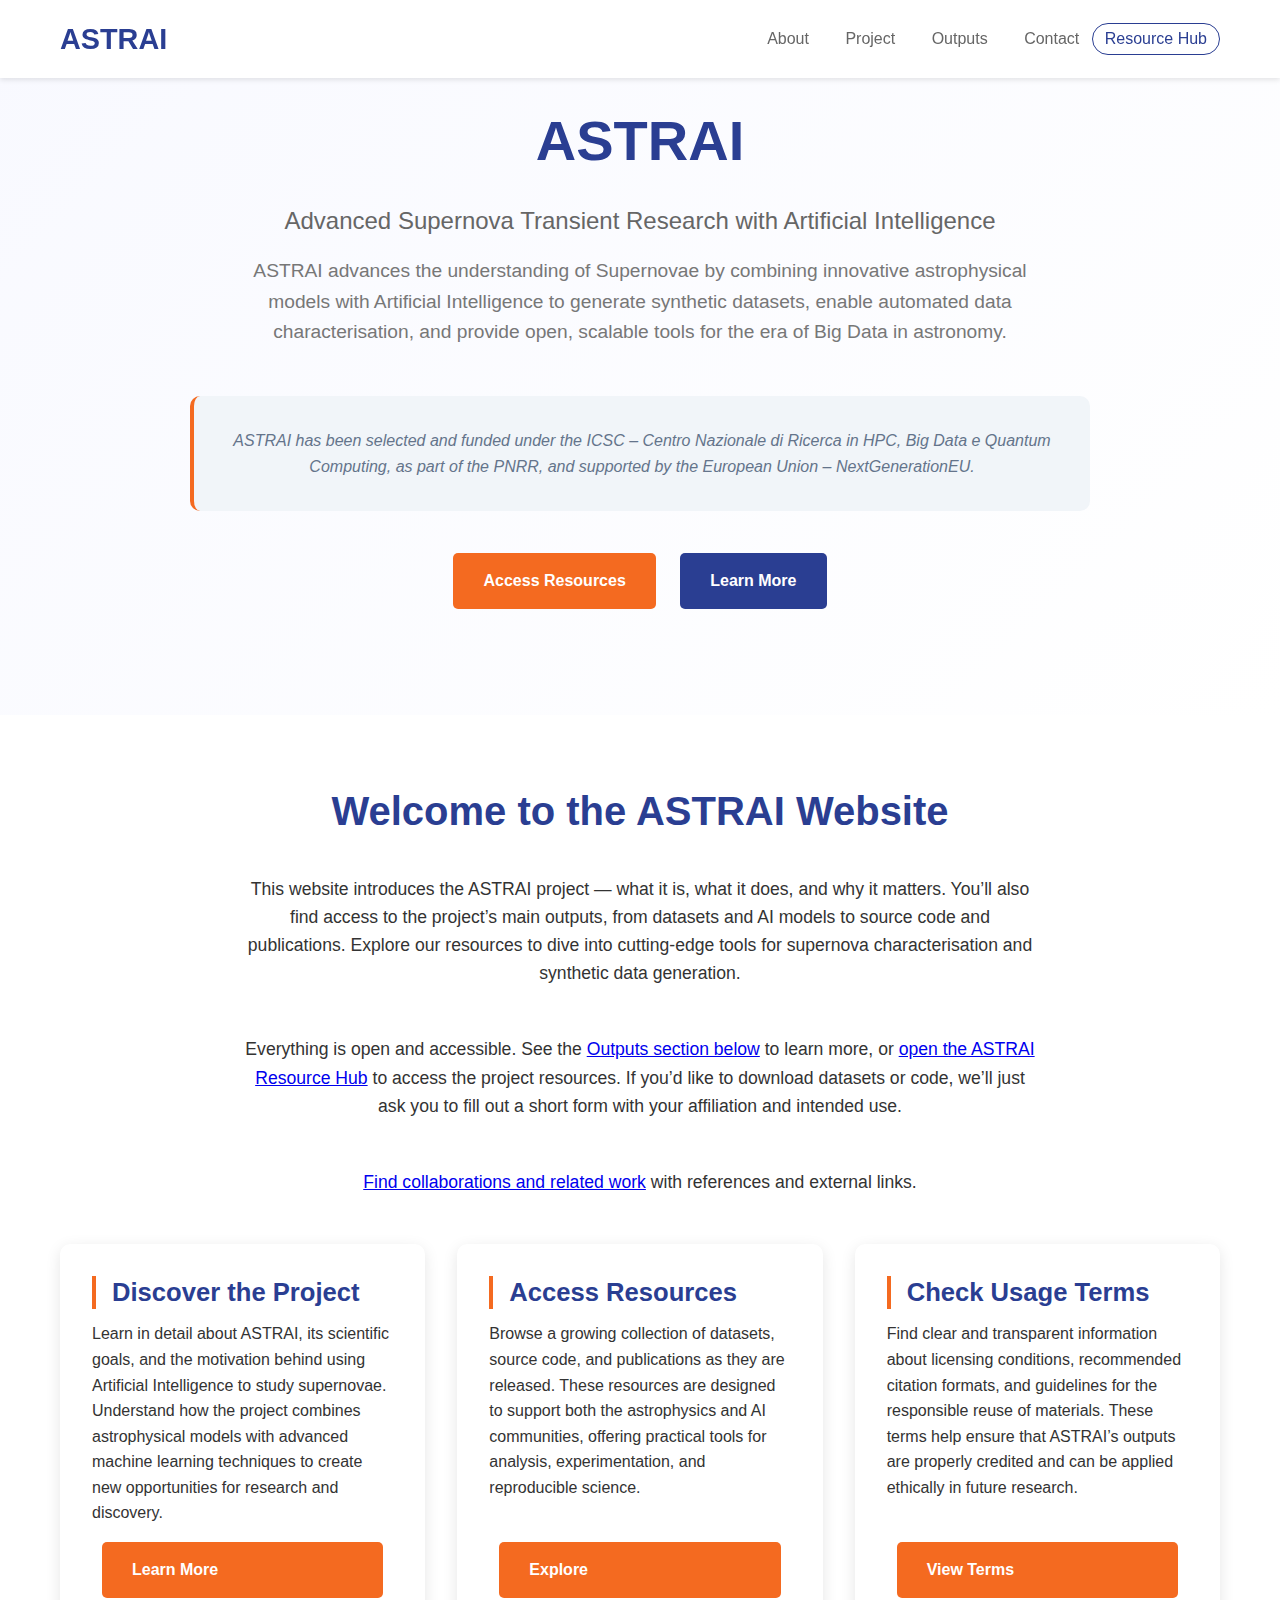
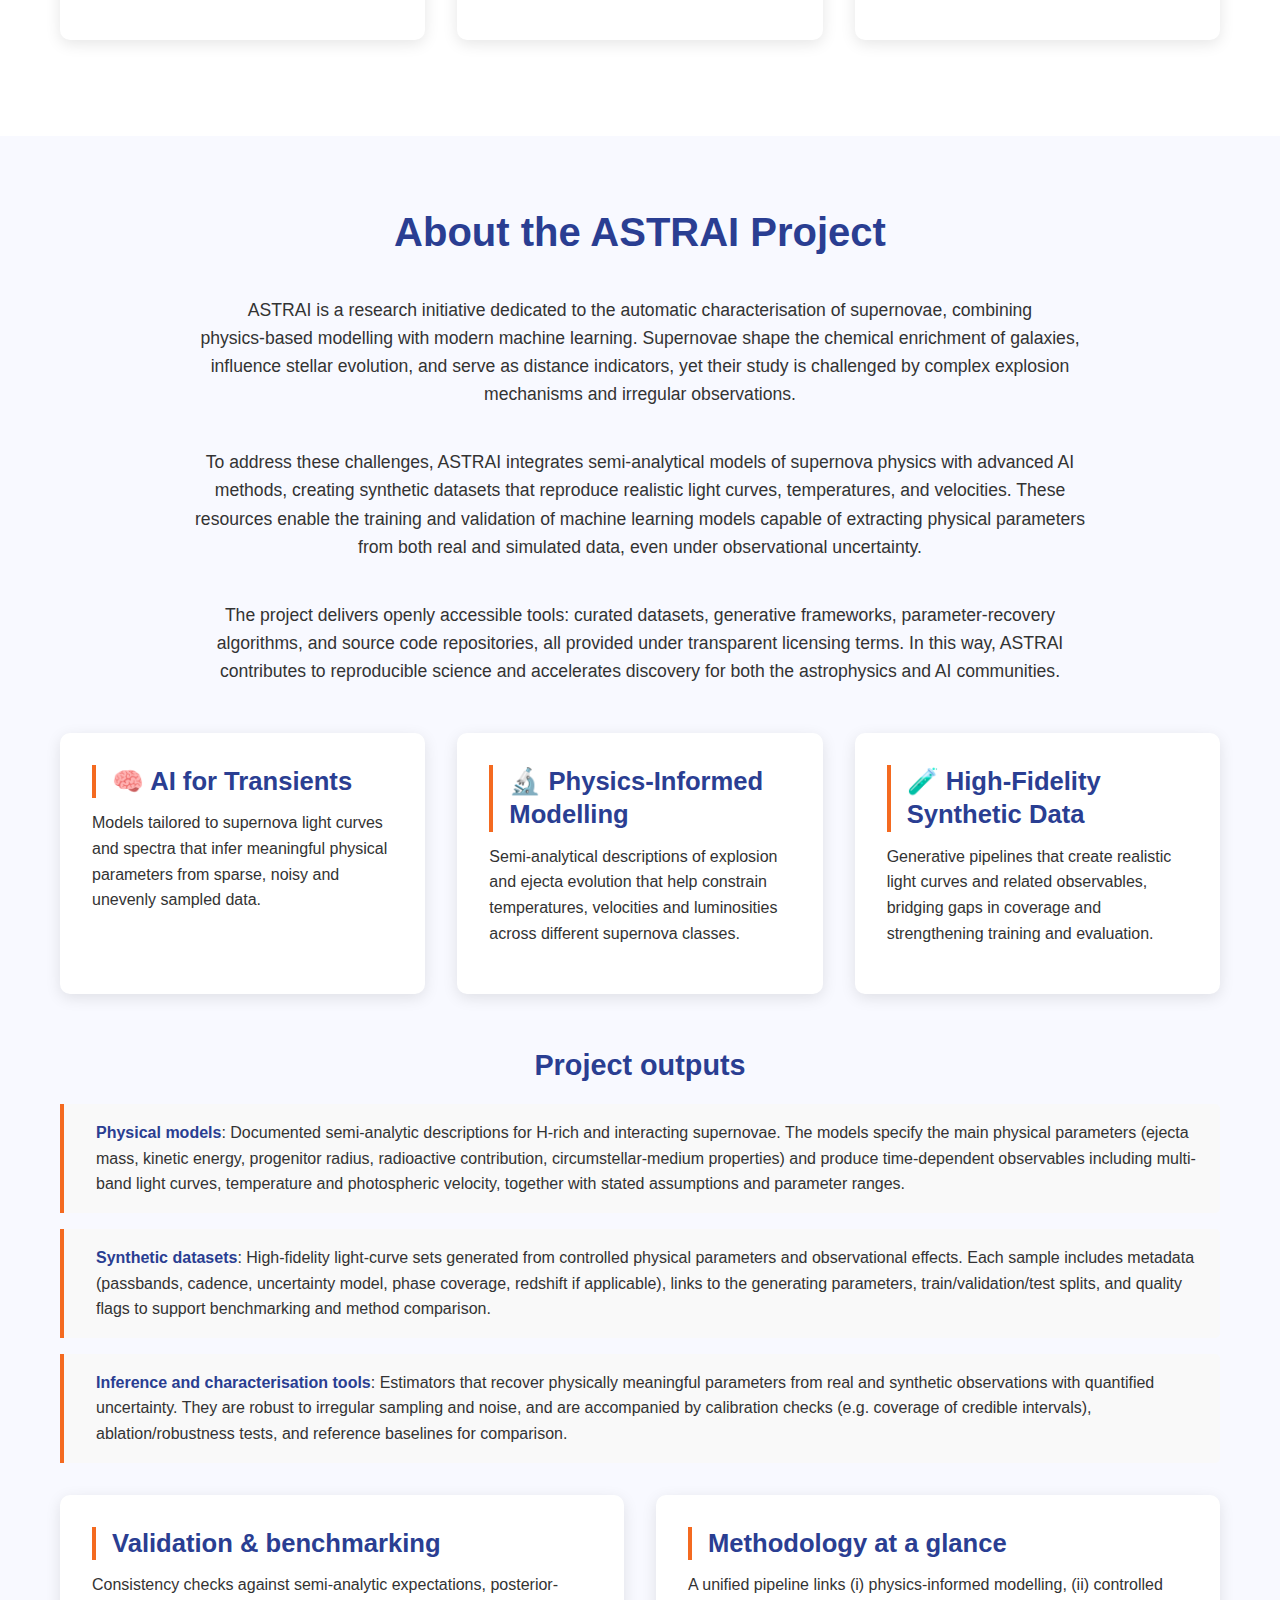
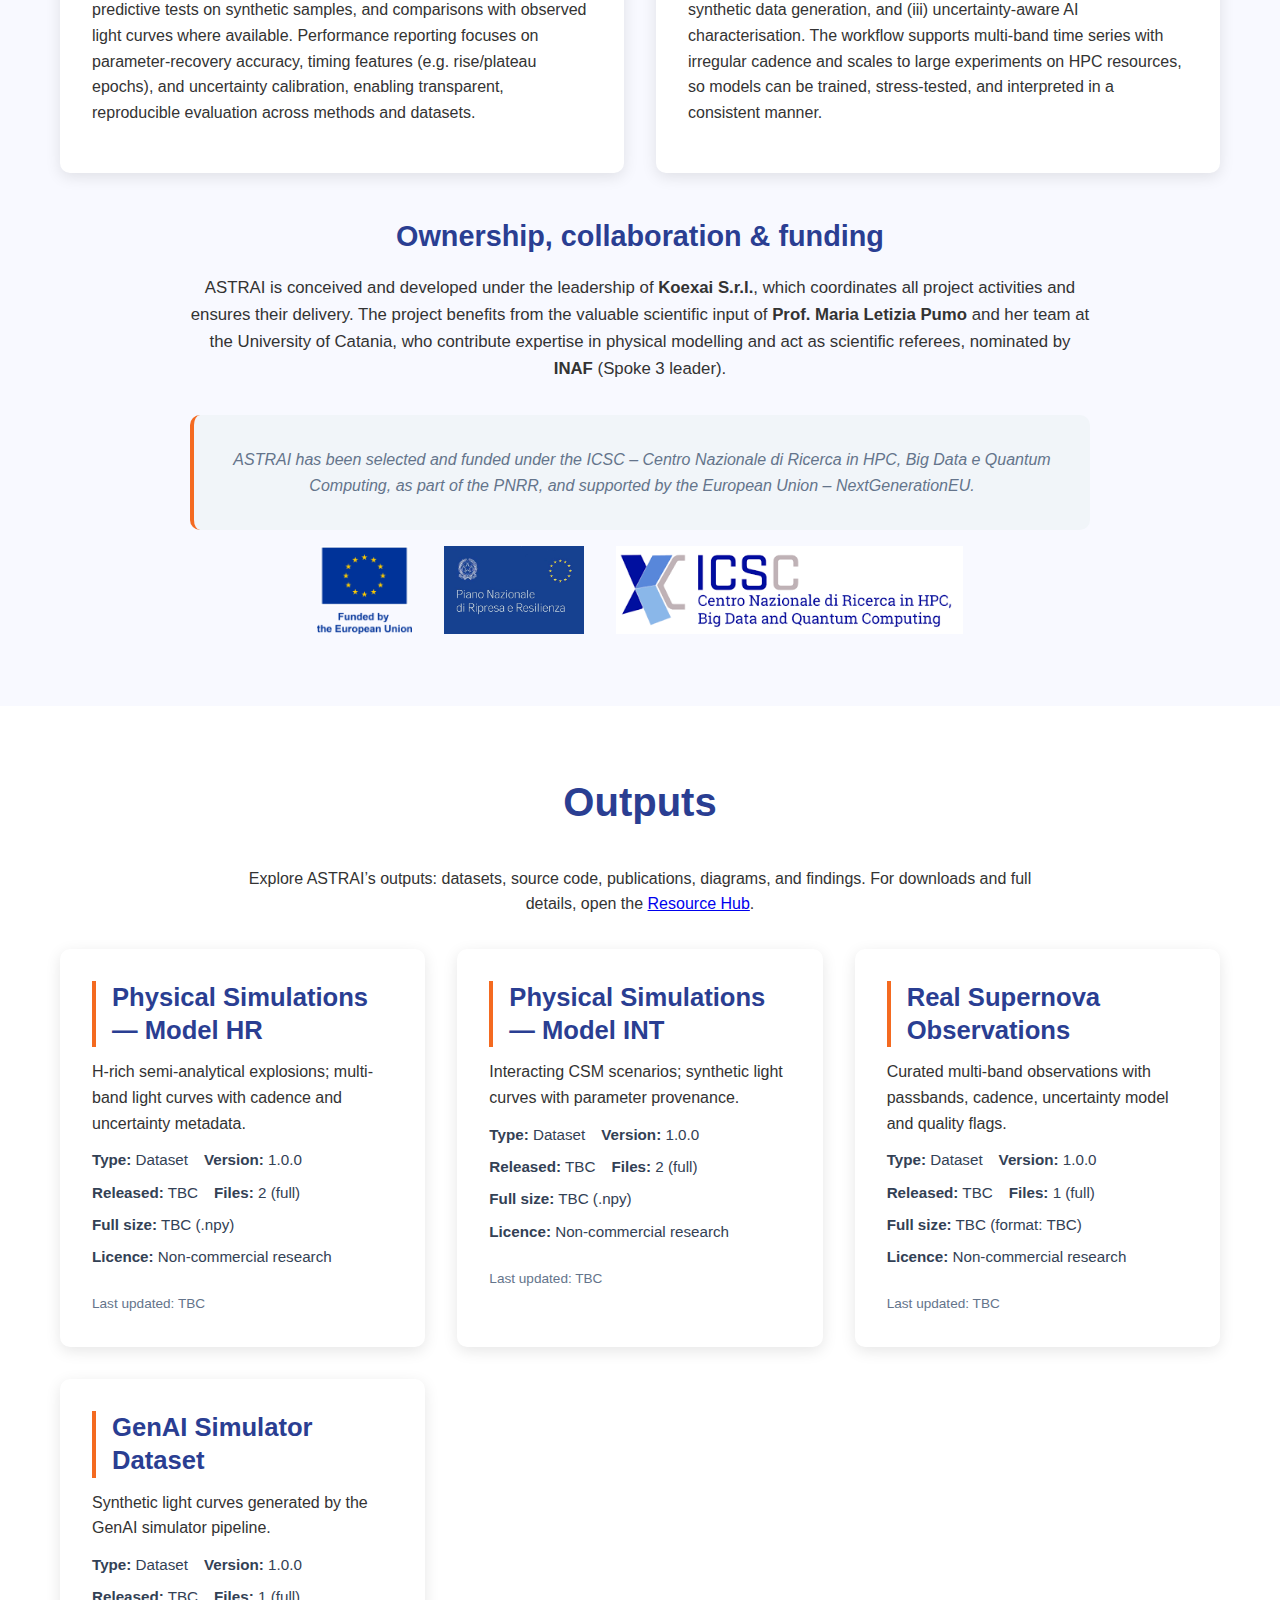
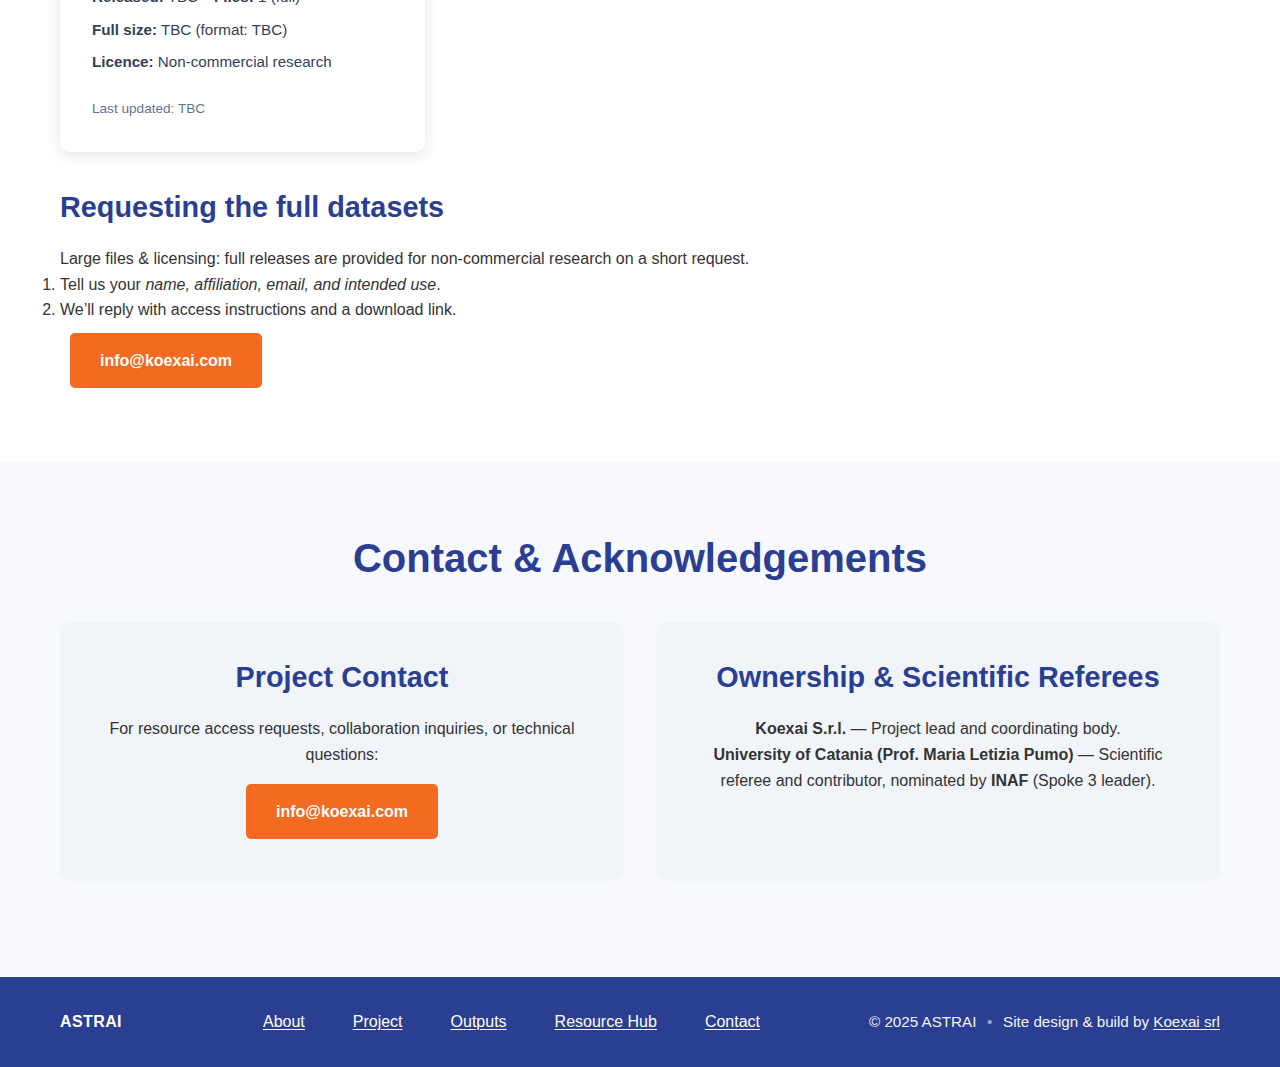
<file: index.html>
<!DOCTYPE html>
<html lang="en">
<head>
    <meta charset="UTF-8">
    <meta http-equiv="Content-Language" content="en">
    <meta name="viewport" content="width=device-width, initial-scale=1.0">
    <title>ASTRAI</title>
    <link rel="stylesheet" href="assets/css/main.css">
    <!-- SEO & Sharing -->
    <meta name="description" content="ASTRAI: AI-powered research on supernovae — datasets, models, code and publications with open, responsible sharing.">
    <meta property="og:title" content="ASTRAI — Advanced Supernova Transient Research with AI">
    <meta property="og:description" content="Explore datasets, AI models, code and publications. Open, responsible, and designed for reproducible research.">
    <meta property="og:type" content="website">
</head>
    
<body>
    <header>
        <div class="container">
            <div class="header-content">
                <div class="logo">ASTRAI</div>
                <nav>
                    <a href="#about">About</a>
                    <a href="#project">Project</a>
                    <a href="#outputs">Outputs</a>
                    <a href="#contact">Contact</a>
                    <a href="/resources/" class="nav-cta">Resource Hub</a>
                </nav>
            </div>
        </div>
    </header>

    <main>
        <!-- Hero Section -->
        <section class="hero">
            <div class="container">
                <h1>ASTRAI</h1>
                <div class="subtitle">Advanced Supernova Transient Research with Artificial Intelligence</div>
                <div class="tagline">
                    ASTRAI advances the understanding of Supernovae by combining innovative astrophysical models with Artificial Intelligence to generate synthetic datasets, enable automated data characterisation, and provide open, scalable tools for the era of Big Data in astronomy.
                </div>

                <div class="funding-notice">
                    ASTRAI has been selected and funded under the ICSC – Centro Nazionale di Ricerca in HPC, Big Data e Quantum Computing, as part of the PNRR, and supported by the European Union – NextGenerationEU.
                </div>

                <a href="#outputs" class="btn">Access Resources</a>
                <a href="https://koexai.com/project/astrai" target="_blank" class="btn btn-secondary" rel="noopener">Learn More</a>
            </div>
        </section>

        <!-- Section 1: About Website v2 -->
        <section id="about">
            <div class="container">
                <h2>Welcome to the ASTRAI Website</h2>
                <p style="text-align: center; font-size: 1.1rem; margin-bottom: 3rem; max-width: 800px; margin-left: auto; margin-right: auto;">
                  This website introduces the ASTRAI project — what it is, what it does, and why it matters.
                  You’ll also find access to the project’s main outputs, from datasets and AI models to
                  source code and publications. Explore our resources to dive into cutting-edge tools
                  for supernova characterisation and synthetic data generation.
                </p>
                <p style="text-align: center; font-size: 1.1rem; margin-bottom: 3rem; max-width: 800px; margin-left: auto; margin-right: auto;">
                  Everything is open and accessible. See the <a href="#outputs">Outputs section below</a> to learn more, or <a href="/resources/">open the ASTRAI Resource Hub</a> to access the project resources. If you’d like to download datasets or code,
                  we’ll just ask you to fill out a short form with your affiliation and intended use.
                </p>
                <p style="text-align: center; font-size: 1.1rem; margin-bottom: 3rem; max-width: 800px; margin-left: auto; margin-right: auto;">
                    <a href="#" aria-label="Related work and collaborations">Find collaborations and related work</a> with references and external links.
                </p>

                <div class="grid">
                  <div class="card">
                    <h3>Discover the Project</h3>
                    <p>Learn in detail about ASTRAI, its scientific goals, and the motivation behind using Artificial Intelligence to study supernovae. Understand how the project combines astrophysical models with advanced machine learning techniques to create new opportunities for research and discovery.</p>
                    <a href="#project" class="btn">Learn More</a>
                  </div>
                  <div class="card">
                    <h3>Access Resources</h3>
                    <p>Browse a growing collection of datasets, source code, and publications as they are released. These resources are designed to support both the astrophysics and AI communities, offering practical tools for analysis, experimentation, and reproducible science.</p>
                    <a href="#outputs" class="btn">Explore</a>
                  </div>
                  <div class="card">
                    <h3>Check Usage Terms</h3>
                    <p>Find clear and transparent information about licensing conditions, recommended citation formats, and guidelines for the responsible reuse of materials. These terms help ensure that ASTRAI’s outputs are properly credited and can be applied ethically in future research.</p>
                    <a href="#license" class="btn">View Terms</a>
                  </div>
                </div>
            </div>
        </section>

        <!-- Section 2: Project Intro v2 -->
        <section id="project" class="alternate-bg">
            <div class="container">
                <h2>About the ASTRAI Project</h2>
                <p style="text-align:center; font-size:1.1rem; margin-bottom:2.5rem; max-width:900px; margin-left:auto; margin-right:auto;">
                  ASTRAI is a research initiative dedicated to the automatic characterisation of supernovae, combining physics‑based modelling with modern machine learning. Supernovae shape the chemical enrichment of galaxies, influence stellar evolution, and serve as distance indicators, yet their study is challenged by complex explosion mechanisms and irregular observations.
                </p>
                <p style="text-align:center; font-size:1.1rem; margin-bottom:2.5rem; max-width:900px; margin-left:auto; margin-right:auto;">
                  To address these challenges, ASTRAI integrates semi-analytical models of supernova physics with advanced AI methods, creating synthetic datasets that reproduce realistic light curves, temperatures, and velocities. These resources enable the training and validation of machine learning models capable of extracting physical parameters from both real and simulated data, even under observational uncertainty.
                </p>
                <p style="text-align:center; font-size:1.1rem; margin-bottom:3rem; max-width:900px; margin-left:auto; margin-right:auto;">
                  The project delivers openly accessible tools: curated datasets, generative frameworks, parameter-recovery algorithms, and source code repositories, all provided under transparent licensing terms. In this way, ASTRAI contributes to reproducible science and accelerates discovery for both the astrophysics and AI communities.
                </p>

                <div class="grid">
                    <div class="card">
                        <h3>🧠 AI for Transients</h3>
                        <p>Models tailored to supernova light curves and spectra that infer meaningful physical parameters from sparse, noisy and unevenly sampled data.</p>
                    </div>
                    <div class="card">
                        <h3>🔬 Physics‑Informed Modelling</h3>
                        <p>Semi‑analytical descriptions of explosion and ejecta evolution that help constrain temperatures, velocities and luminosities across different supernova classes.</p>
                    </div>
                    <div class="card">
                        <h3>🧪 High‑Fidelity Synthetic Data</h3>
                        <p>Generative pipelines that create realistic light curves and related observables, bridging gaps in coverage and strengthening training and evaluation.</p>
                    </div>
                </div>

                <h3 style="text-align:center; margin-top:3rem;">Project outputs</h3>
                <ul class="feature-list">
                    <li>
                        <strong>Physical models</strong>: Documented semi-analytic descriptions for H-rich and interacting supernovae.
                        The models specify the main physical parameters (ejecta mass, kinetic energy, progenitor radius, radioactive
                        contribution, circumstellar-medium properties) and produce time-dependent observables including multi-band
                        light curves, temperature and photospheric velocity, together with stated assumptions and parameter ranges.</li>
                    <li>
                        <strong>Synthetic datasets</strong>: High-fidelity light-curve sets generated from controlled physical parameters and
                        observational effects. Each sample includes metadata (passbands, cadence, uncertainty model, phase coverage,
                        redshift if applicable), links to the generating parameters, train/validation/test splits, and quality flags to support
                        benchmarking and method comparison.
                    </li>
                    <li>
                        <strong>Inference and characterisation tools</strong>: Estimators that recover physically meaningful parameters from
                        real and synthetic observations with quantified uncertainty. They are robust to irregular sampling and noise, and
                        are accompanied by calibration checks (e.g. coverage of credible intervals), ablation/robustness tests, and
                        reference baselines for comparison.
                    </li>
                    <!-- <li><strong>Reproducible source code</strong> with documentation and examples under clear licensing terms.</li> -->
                    <!-- <li><strong>Citation and licensing guidance</strong> enabling responsible and ethical reuse.</li> -->
                </ul>

                <div class="grid" style="margin-top:2rem;">
                  <div class="card">
                    <h3>Validation &amp; benchmarking</h3>
                    <p>
                      Consistency checks against semi-analytic expectations, posterior-predictive tests on synthetic samples, and
                      comparisons with observed light curves where available. Performance reporting focuses on parameter-recovery
                      accuracy, timing features (e.g. rise/plateau epochs), and uncertainty calibration, enabling transparent,
                      reproducible evaluation across methods and datasets.
                    </p>
                  </div>
                  <div class="card">
                    <h3>Methodology at a glance</h3>
                    <p>
                      A unified pipeline links (i) physics-informed modelling, (ii) controlled synthetic data generation, and (iii)
                      uncertainty-aware AI characterisation. The workflow supports multi-band time series with irregular cadence and
                      scales to large experiments on HPC resources, so models can be trained, stress-tested, and interpreted in a
                      consistent manner.
                    </p>
                  </div>
                </div>

                <div style="margin-top:2.5rem;">
                  <h3 style="text-align:center;">Ownership, collaboration & funding</h3>
                  <p style="text-align:center; font-size:1.05rem; max-width:900px; margin:0.75rem auto 1.5rem auto;">
                   ASTRAI is conceived and developed under the leadership of <strong>Koexai S.r.l.</strong>, which coordinates all project activities and ensures their delivery. 
                   The project benefits from the valuable scientific input of <strong>Prof. Maria Letizia Pumo</strong> and her team at the University of Catania, 
                   who contribute expertise in physical modelling and act as scientific referees, nominated by <strong>INAF</strong> (Spoke 3 leader).
                  </p>
                  <p class="funding-notice" style="text-align:center; margin-bottom:1rem;">
                    ASTRAI has been selected and funded under the ICSC – Centro Nazionale di Ricerca in HPC, Big Data e Quantum Computing, as part of the PNRR, and supported by the European Union – NextGenerationEU.
                  </p>
                  <!-- Funding & Logos -->
                  <ul class="logo-bar" aria-label="Funding organisations">
                    <!-- Replace src with official assets; keep aspect ratios; avoid recolouring -->
                    <li><img src="assets/img/logos/EN_fundedbyEU_VERTICAL_RGB_POS_cropped.png" alt="European Union — NextGenerationEU" loading="lazy"></li>
                    <li><img src="assets/img/logos/pnrr-transizione-ecologica.jpg" alt="PNRR — Piano Nazionale di Ripresa e Resilienza" loading="lazy"></li>
                    <li><img src="assets/img/logos/icsc_fondazione.png" alt="ICSC — National Centre for HPC, Big Data and Quantum Computing" loading="lazy"></li>
                    <!-- <li><img src="assets/img/logos/mur.svg" alt="MUR — Ministero dell’Università e della Ricerca" style="height:44px;" loading="lazy"></li> -->
                  </ul>
                </div>
            </div>
        </section>

        <!-- Section 3: Outputs v3 -->
        <section id="outputs">
          <div class="container">
            <h2>Outputs</h2>
            <p class="lead" style="text-align:center;max-width:820px;margin:0 auto 1.5rem;">
              Explore ASTRAI’s outputs: datasets, source code, publications, diagrams, and findings.
                For downloads and full details, open the <a href="/resources/">Resource Hub</a>.

              <!--  Each dataset offers an <strong>open sample (.csv)</strong> and <strong>open documentation</strong>.
              The <strong>full release</strong> is available on request for non-commercial research. -->
            </p>

            <div class="grid resource-grid">

              <!-- DATASET 1A: Physical simulations — Model HR -->
              <article class="card resource-card"
                       data-sample-url="/samples/phys-model-hr-sample.csv"
                       data-sample-size="~120 KB">
                <header class="resource-head">
                  <h3>Physical Simulations — Model HR</h3>
                  <p>H-rich semi-analytical explosions; multi-band light curves with cadence and uncertainty metadata.</p>
                  <ul class="meta">
                    <li><strong>Type:</strong> Dataset</li>
                    <li><strong>Version:</strong> 1.0.0</li>
                    <li><strong>Released:</strong> TBC</li>
                    <li><strong>Files:</strong> 2 (full)</li>
                    <li><strong>Full size:</strong> TBC (.npy)</li>
                    <li><strong>Licence:</strong> Non-commercial research</li>
                  </ul>
                </header>

                <a class="show-options" href="#" aria-haspopup="true" aria-expanded="false">Show options</a>

                <div class="hover-actions" aria-hidden="true">
                  <div class="actions-inner">
                      <a class="btn" href="/resources/#A1">Full details &amp; downloads</a>
                  </div>
                </div>

                  <!-- previous behaviour
                Sample (collapsed)
                <details id="sample-hr" class="block-sample" aria-live="polite">
                  <summary class="sr-only">Sample preview</summary>
                  <div class="sample-note">First 20 rows. Columns and units match the full dataset.</div>
                  <div class="sample-table">Loading preview…</div>
                  <div class="sample-actions">
                    <a class="btn btn-secondary" href="/samples/phys-model-hr-sample.csv" download>Download sample CSV</a>
                    <span class="muted">Checksum (SHA-256): <code>TBC</code></span>
                  </div>
                </details>

                Docs (collapsed)
                <details id="docs-hr" class="block-docs">
                  <summary class="sr-only">Documentation</summary>
                  <ul class="doc-links">
                    <li><a href="/docs/phys-model-hr/README.html">README</a></li>
                    <li><a href="/docs/phys-model-hr/SCHEMA.json">SCHEMA</a></li>
                    <li><a href="/docs/phys-model-hr/CHANGELOG.html">CHANGELOG</a></li>
                    <li><a href="/docs/phys-model-hr/CITATION.txt">CITATION</a></li>
                  </ul>
                </details>
                -->
                <div class="resource-foot muted">Last updated: TBC</div>
              </article>

              <!-- DATASET 1B: Physical simulations — Model INT -->
              <article class="card resource-card"
                       data-sample-url="/samples/phys-model-int-sample.csv"
                       data-sample-size="~140 KB">
                <header class="resource-head">
                  <h3>Physical Simulations — Model INT</h3>
                  <p>Interacting CSM scenarios; synthetic light curves with parameter provenance.</p>
                  <ul class="meta">
                    <li><strong>Type:</strong> Dataset</li>
                    <li><strong>Version:</strong> 1.0.0</li>
                    <li><strong>Released:</strong> TBC</li>
                    <li><strong>Files:</strong> 2 (full)</li>
                    <li><strong>Full size:</strong> TBC (.npy)</li>
                    <li><strong>Licence:</strong> Non-commercial research</li>
                  </ul>
                </header>

                <a class="show-options" href="#" aria-haspopup="true" aria-expanded="false">Show options</a>

                <div class="hover-actions" aria-hidden="true">
                  <div class="actions-inner">
                    <a class="btn" href="/resources/#A2">Full details &amp; downloads</a>
                  </div>
                </div>

                <!-- previous behaviour
                <details id="sample-int" class="block-sample" aria-live="polite">
                  <summary class="sr-only">Sample preview</summary>
                  <div class="sample-note">First 20 rows. Columns and units match the full dataset.</div>
                  <div class="sample-table">Loading preview…</div>
                  <div class="sample-actions">
                    <a class="btn btn-secondary" href="/samples/phys-model-int-sample.csv" download>Download sample CSV</a>
                    <span class="muted">Checksum (SHA-256): <code>TBC</code></span>
                  </div>
                </details>

                <details id="docs-int" class="block-docs">
                  <summary class="sr-only">Documentation</summary>
                  <ul class="doc-links">
                    <li><a href="/docs/phys-model-int/README.html">README</a></li>
                    <li><a href="/docs/phys-model-int/SCHEMA.json">SCHEMA</a></li>
                    <li><a href="/docs/phys-model-int/CHANGELOG.html">CHANGELOG</a></li>
                    <li><a href="/docs/phys-model-int/CITATION.txt">CITATION</a></li>
                  </ul>
                </details>
                -->
                <div class="resource-foot muted">Last updated: TBC</div>
              </article>

              <!-- DATASET 2: Real Supernova Observations -->
              <article class="card resource-card"
                       data-sample-url="/samples/real-sn-sample.csv"
                       data-sample-size="~85 KB">
                <header class="resource-head">
                  <h3>Real Supernova Observations</h3>
                  <p>Curated multi-band observations with passbands, cadence, uncertainty model and quality flags.</p>
                  <ul class="meta">
                    <li><strong>Type:</strong> Dataset</li>
                    <li><strong>Version:</strong> 1.0.0</li>
                    <li><strong>Released:</strong> TBC</li>
                    <li><strong>Files:</strong> 1 (full)</li>
                    <li><strong>Full size:</strong> TBC (format: TBC)</li>
                    <li><strong>Licence:</strong> Non-commercial research</li>
                  </ul>
                </header>

                <a class="show-options" href="#" aria-haspopup="true" aria-expanded="false">Show options</a>

                <div class="hover-actions" aria-hidden="true">
                  <div class="actions-inner">
                    <a class="btn" href="/resources/#B1">Full details &amp; downloads</a>
                  </div>
                </div>

                  <!-- previous behaviour
                <details id="sample-real" class="block-sample" aria-live="polite">
                  <summary class="sr-only">Sample preview</summary>
                  <div class="sample-note">First 20 rows. Columns and units match the full dataset.</div>
                  <div class="sample-table">Loading preview…</div>
                  <div class="sample-actions">
                    <a class="btn btn-secondary" href="/samples/real-sn-sample.csv" download>Download sample CSV</a>
                    <span class="muted">Checksum (SHA-256): <code>TBC</code></span>
                  </div>
                </details>

                <details id="docs-real" class="block-docs">
                  <summary class="sr-only">Documentation</summary>
                  <ul class="doc-links">
                    <li><a href="/docs/real-sn/README.html">README</a></li>
                    <li><a href="/docs/real-sn/SCHEMA.json">SCHEMA</a></li>
                    <li><a href="/docs/real-sn/CHANGELOG.html">CHANGELOG</a></li>
                    <li><a href="/docs/real-sn/CITATION.txt">CITATION</a></li>
                  </ul>
                </details>
                -->
                <div class="resource-foot muted">Last updated: TBC</div>
              </article>

              <!-- DATASET 3: GenAI simulator -->
              <article class="card resource-card"
                       data-sample-url="/samples/real-sn-sample.csv"
                       data-sample-size="~85 KB">
                <header class="resource-head">
                  <h3>GenAI Simulator Dataset</h3>
                  <p>Synthetic light curves generated by the GenAI simulator pipeline.</p>
                  <ul class="meta">
                    <li><strong>Type:</strong> Dataset</li>
                    <li><strong>Version:</strong> 1.0.0</li>
                    <li><strong>Released:</strong> TBC</li>
                    <li><strong>Files:</strong> 1 (full)</li>
                    <li><strong>Full size:</strong> TBC (format: TBC)</li>
                    <li><strong>Licence:</strong> Non-commercial research</li>
                  </ul>
                </header>

                <a class="show-options" href="#" aria-haspopup="true" aria-expanded="false">Show options</a>

                <div class="hover-actions" aria-hidden="true">
                  <div class="actions-inner">
                    <a class="btn" href="/resources/#C1">Full details &amp; downloads</a>
                  </div>
                </div>

                <details id="sample-genai" class="block-sample" aria-live="polite">
                  <summary class="sr-only">Sample preview</summary>
                  <div class="sample-note">First 20 rows. Columns and units match the full dataset.</div>
                  <div class="sample-table">Loading preview…</div>
                  <div class="sample-actions">
                    <a class="btn btn-secondary" href="/samples/real-sn-sample.csv" download>Download sample CSV</a>
                    <span class="muted">Checksum (SHA-256): <code>TBC</code></span>
                  </div>
                </details>

                <details id="docs-genai" class="block-docs">
                  <summary class="sr-only">Documentation</summary>
                  <ul class="doc-links">
                    <li><a href="/docs/real-sn/README.html">README</a></li>
                    <li><a href="/docs/real-sn/SCHEMA.json">SCHEMA</a></li>
                    <li><a href="/docs/real-sn/CHANGELOG.html">CHANGELOG</a></li>
                    <li><a href="/docs/real-sn/CITATION.txt">CITATION</a></li>
                  </ul>
                </details>

                <div class="resource-foot muted">Last updated: TBC</div>
              </article>

            </div>

            <!-- Access & licensing helper (scroll target) -->
            <div id="request-access" class="access-box">
              <h3>Requesting the full datasets</h3>
              <p class="muted">Large files &amp; licensing: full releases are provided for non-commercial research on a short request.</p>
              <ol>
                <li>Tell us your <em>name, affiliation, email, and intended use</em>.</li>
                <li>We’ll reply with access instructions and a download link.</li>
              </ol>
              <a class="btn" href="#" id="email-link">info@koexai.com</a>
            </div>
          </div>
        </section>

        <!-- Contact -->
        <section id="contact" class="alternate-bg">
            <div class="container">
                <h2>Contact &amp; Acknowledgements</h2>

                <div class="grid">
                    <div class="contact-info">
                        <h3>Project Contact</h3>
                        <p>For resource access requests, collaboration inquiries, or technical questions:</p>
                        <a href="mailto:info@koexai.com" class="btn" style="margin-top: 1rem;">info@koexai.com</a>
                    </div>
                    
                    <div class="contact-info">
                      <h3>Ownership &amp; Scientific Referees</h3>
                      <p><strong>Koexai S.r.l.</strong> — Project lead and coordinating body.</p>
                      <p><strong>University of Catania (Prof. Maria Letizia Pumo)</strong> — Scientific referee and contributor, nominated by <strong>INAF</strong> (Spoke 3 leader).</p>
                    </div>
                </div>
            </div>
        </section>
    </main>

    <div data-include="/partials/footer.html"></div>

    <script src="assets/js/main.js" defer></script>
    <noscript>Your browser does not support JavaScript or it is disabled. Some features may not work properly.</noscript>
</body>
</html>
</file>
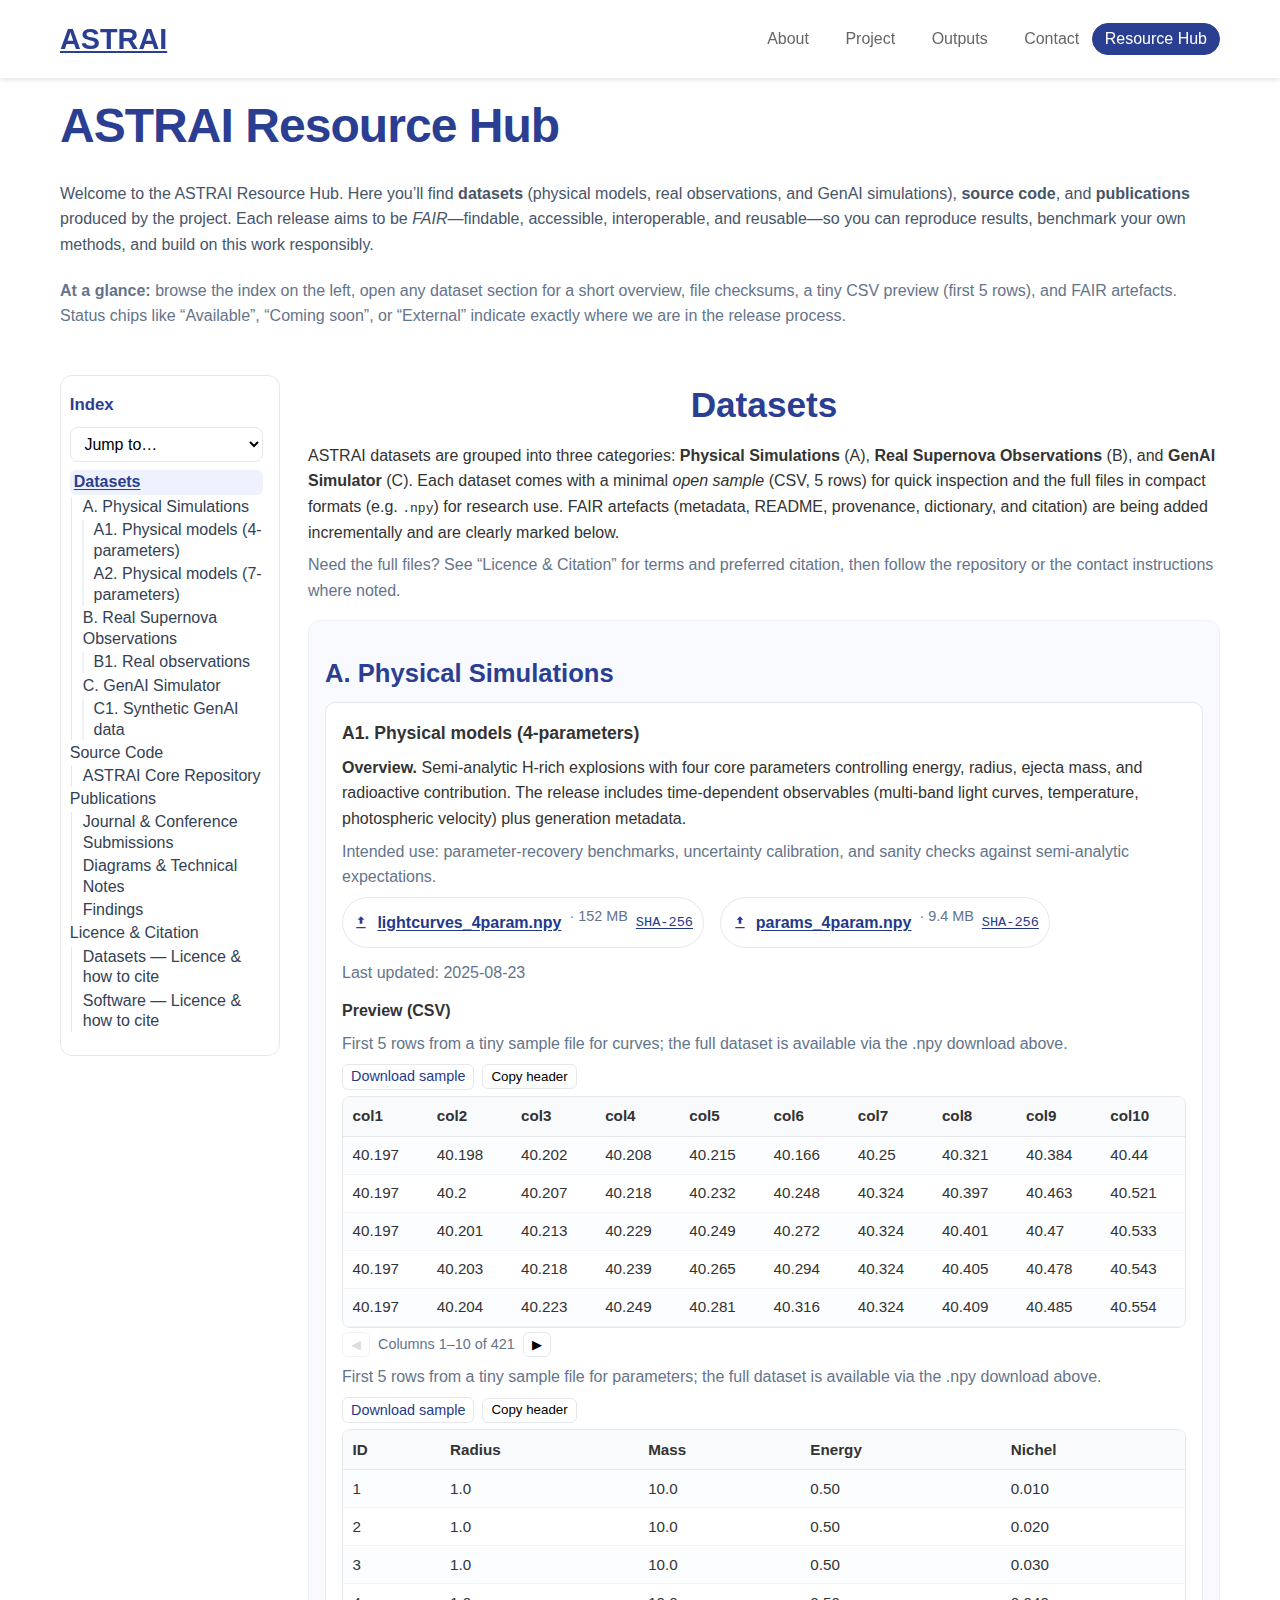
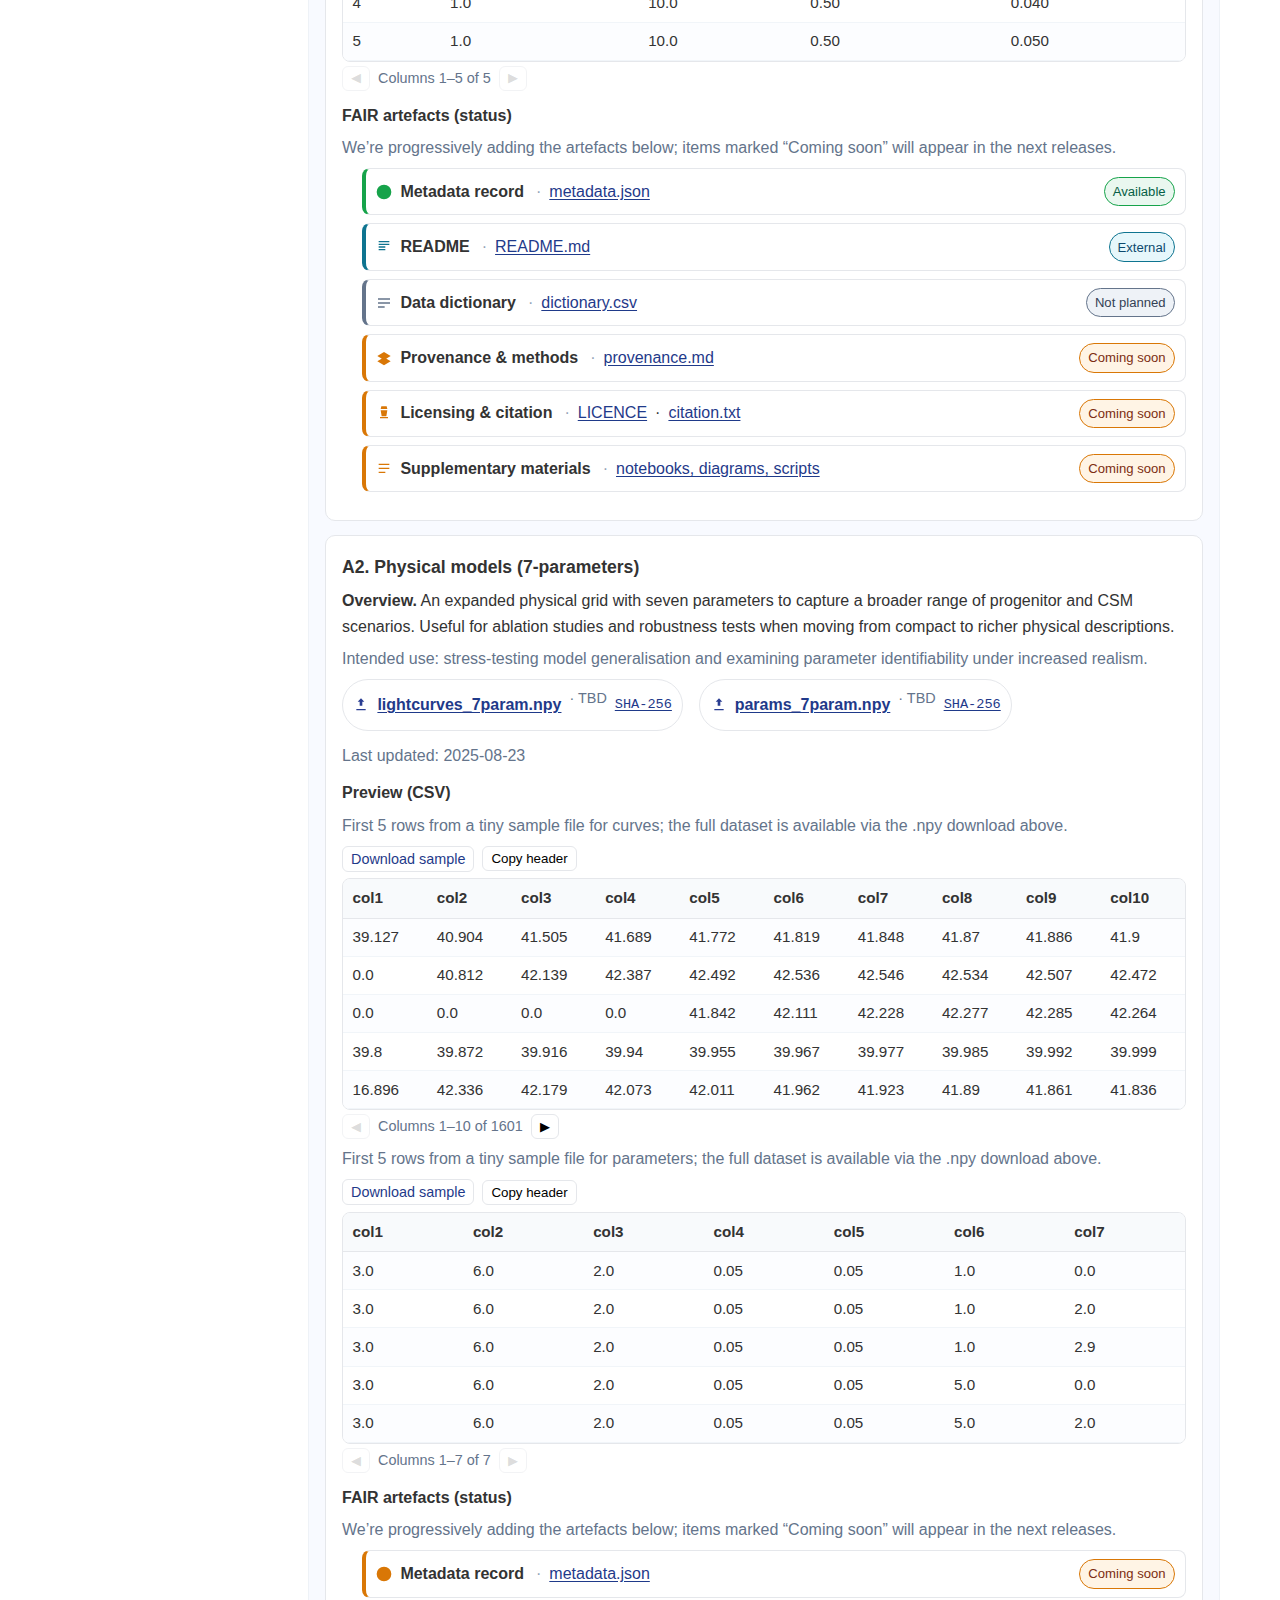
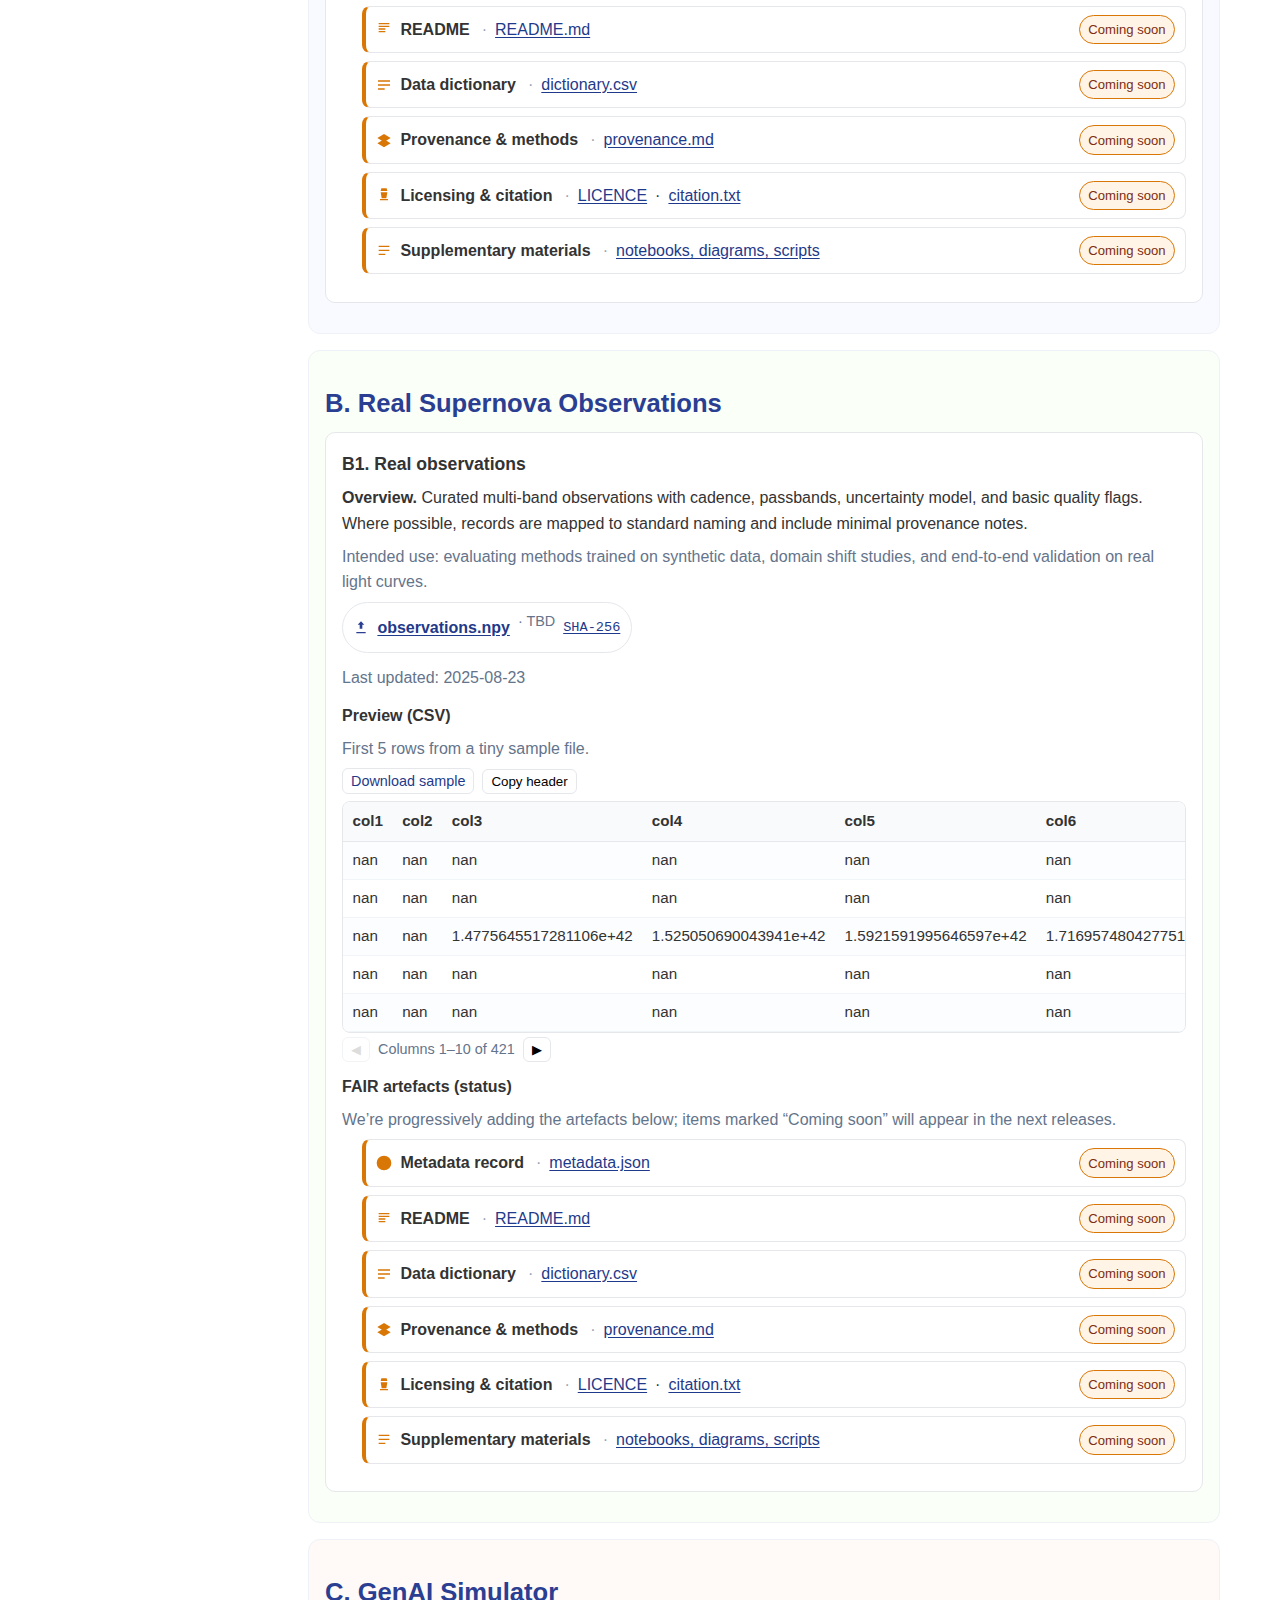
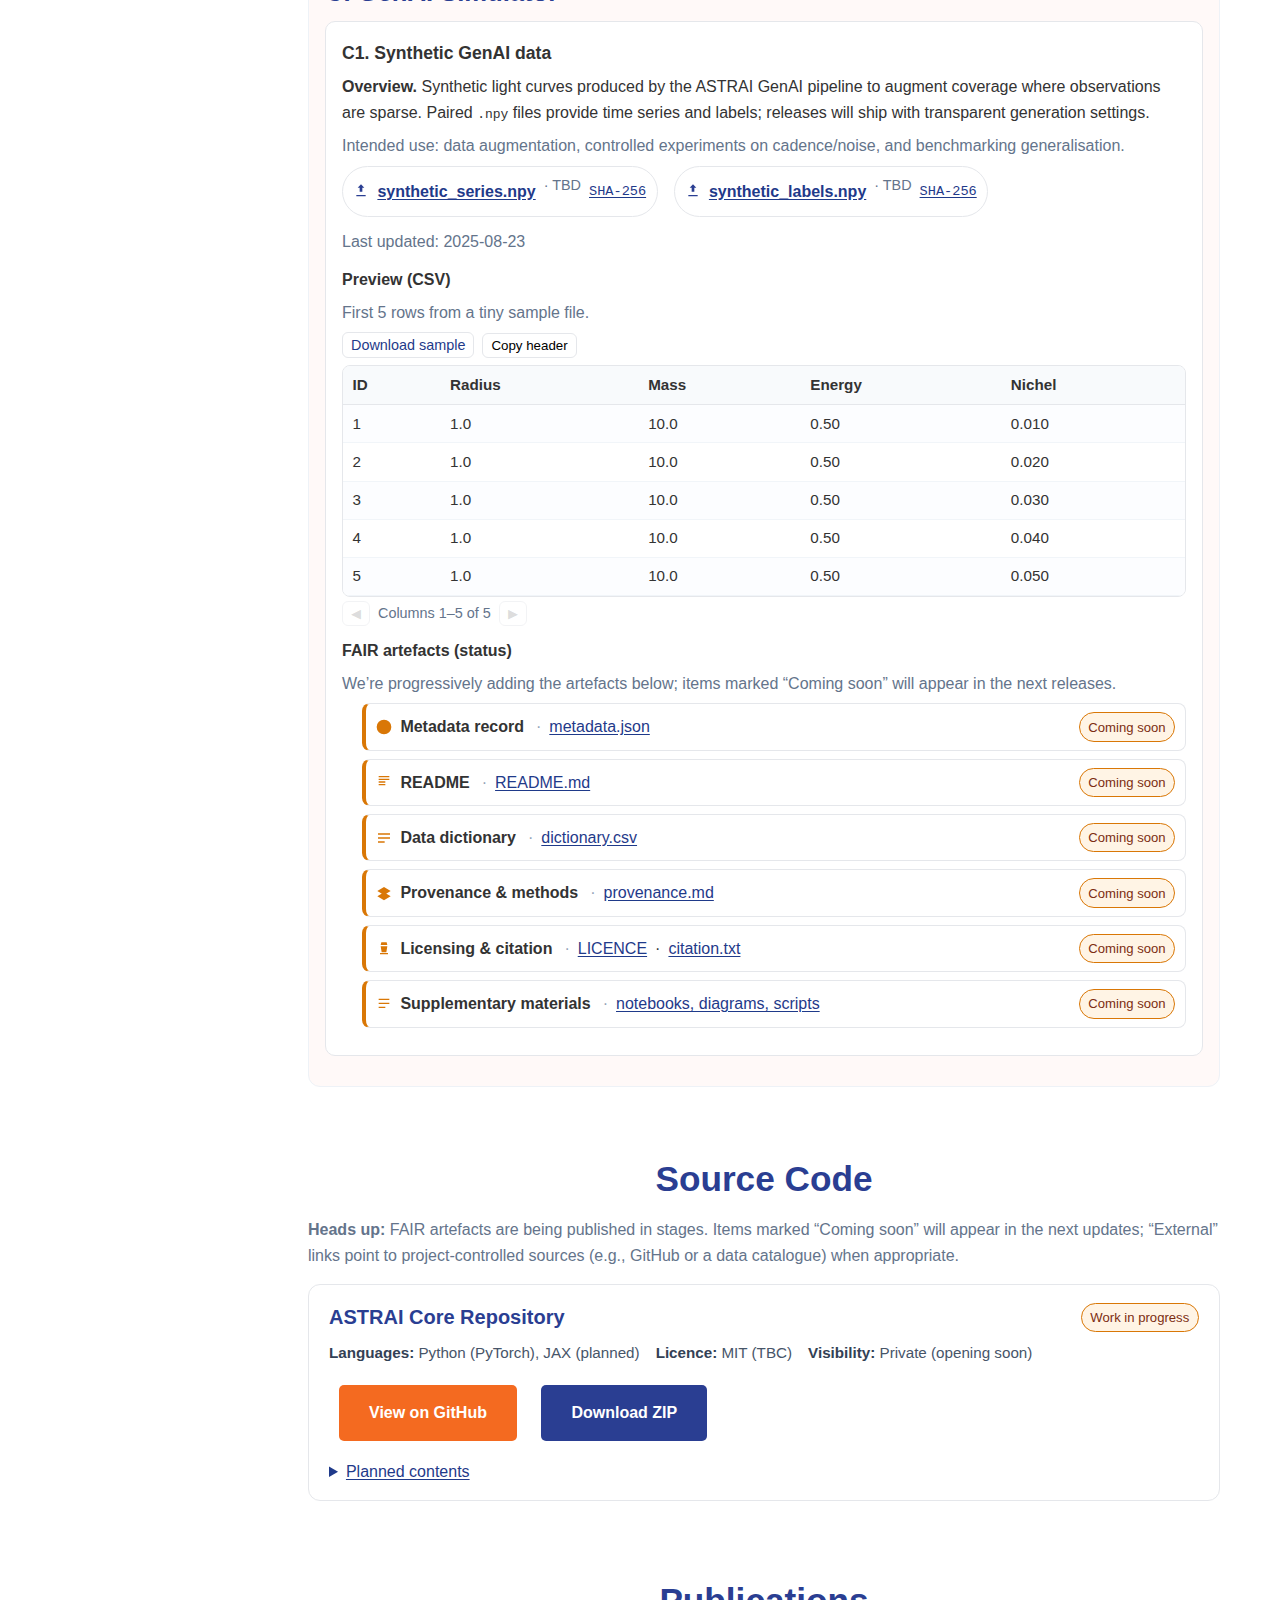
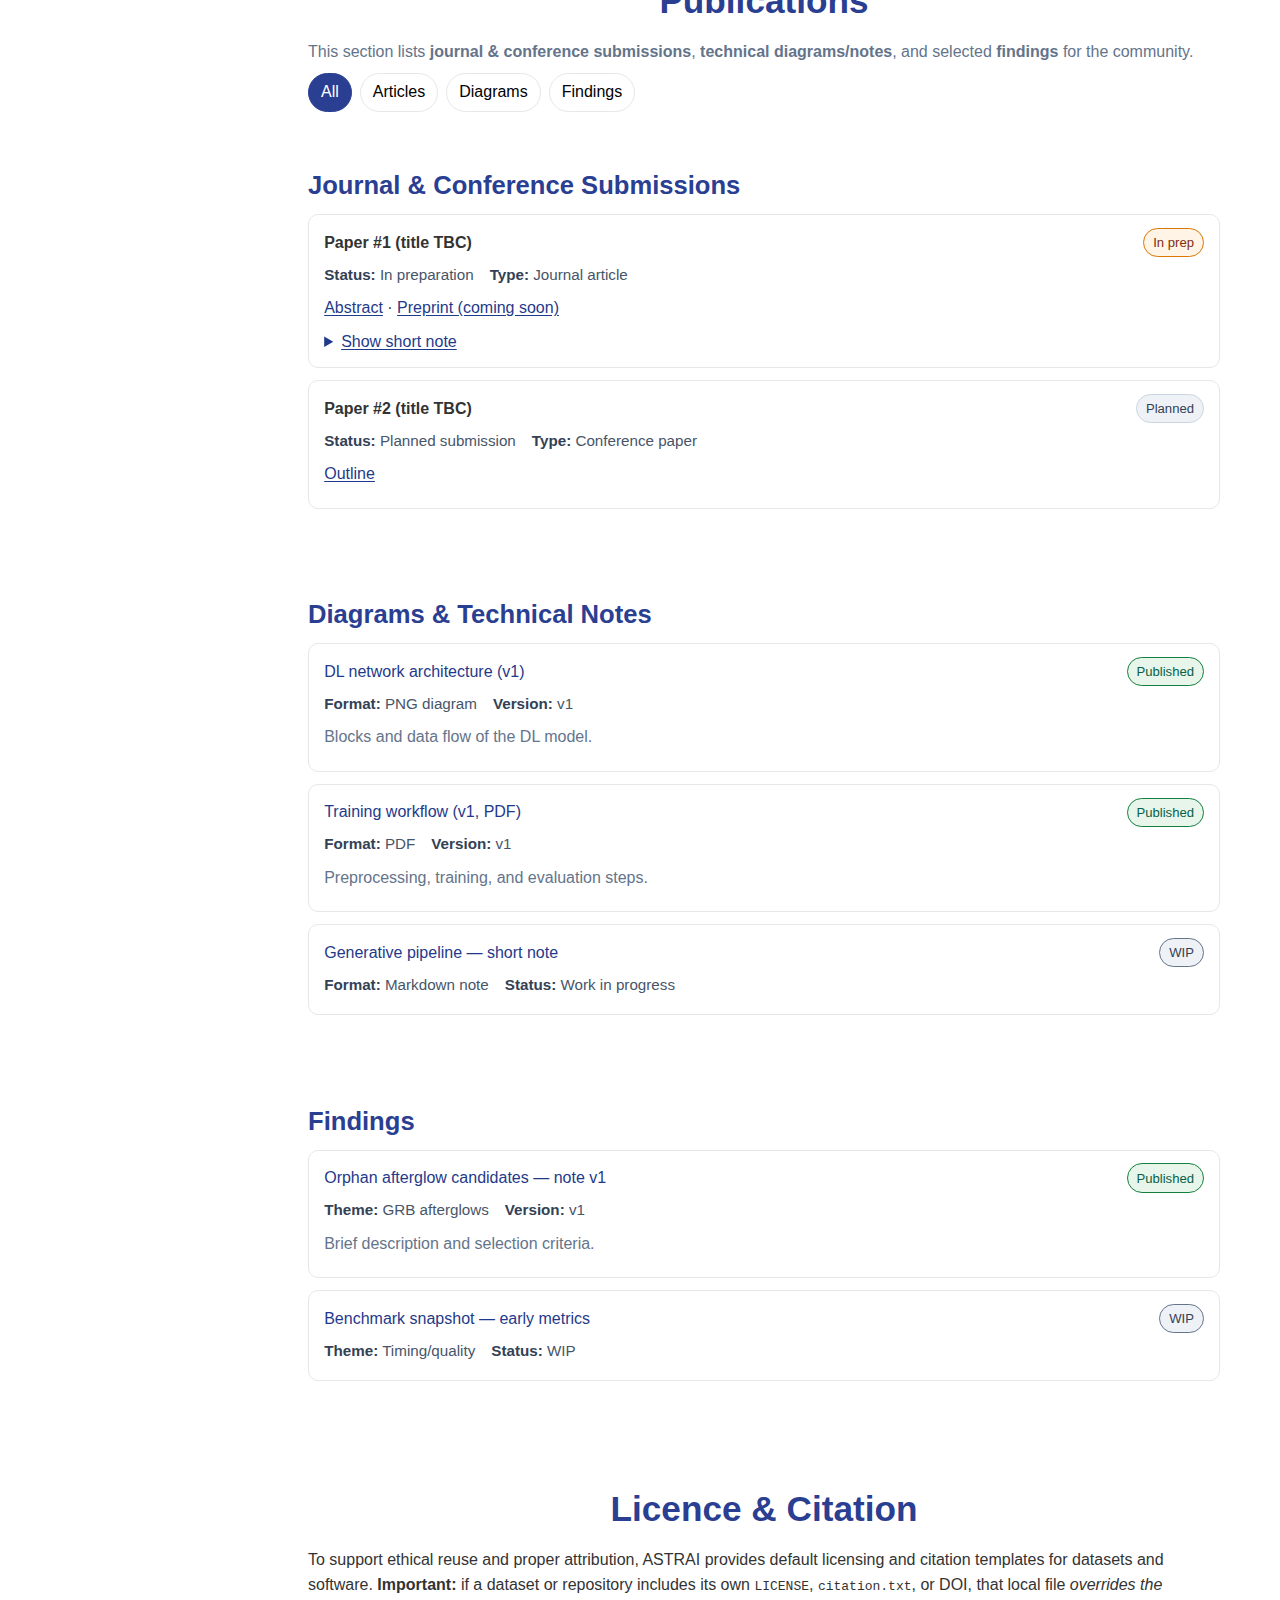
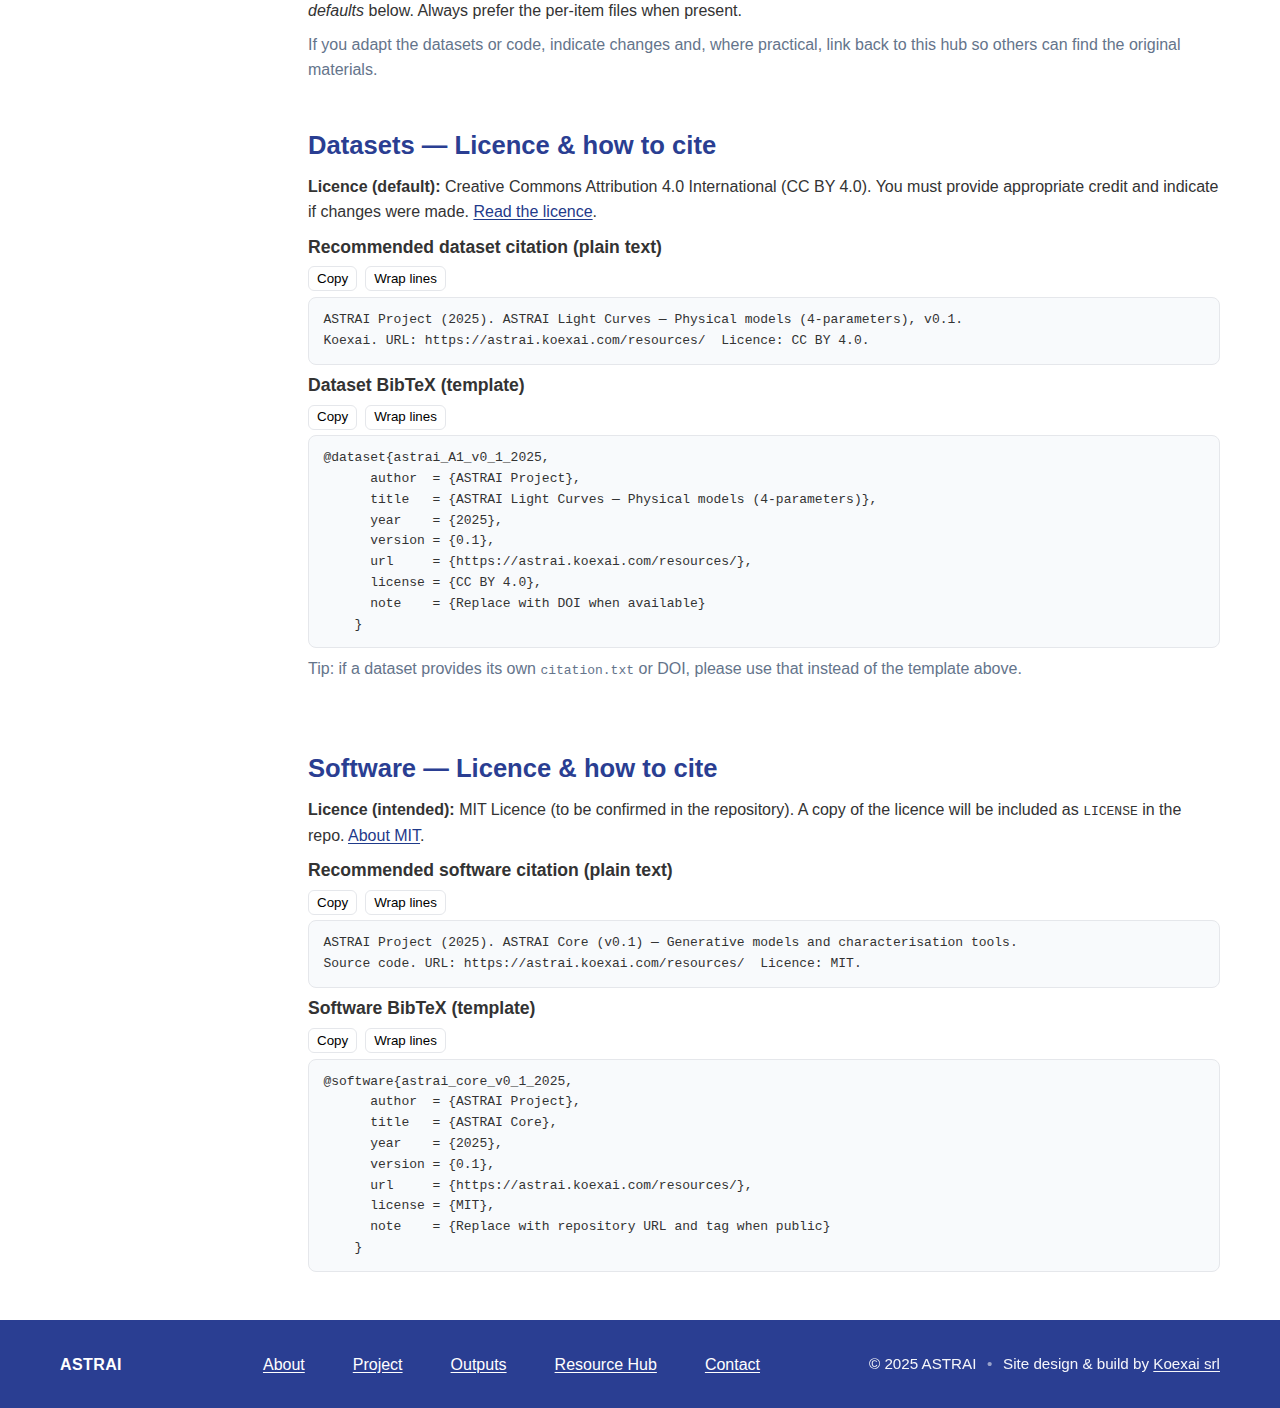
<file: resources/index.html>
<!DOCTYPE html>
<html lang="en">
<head>
  <meta charset="utf-8" />
  <meta name="viewport" content="width=device-width, initial-scale=1" />
  <title>ASTRAI Resource Hub</title>
  <meta name="description" content="ASTRAI Resource Hub: datasets, source code, publications, and citation/licensing." />
  <link rel="stylesheet" href="/assets/css/main.css">
</head>
<body class="with-fixed-header resources-page">
    <a class="skip-link" href="#datasets">Skip to content</a>
    <header>
      <div class="container">
        <div class="header-content">
          <a class="logo" href="/">ASTRAI</a>
          <nav aria-label="Primary">
            <a href="/#about">About</a>
            <a href="/#project">Project</a>
            <a href="/#outputs">Outputs</a>
            <a href="/#contact">Contact</a>
              <a href="/resources/" class="nav-cta" aria-current="page">Resource Hub</a>
          </nav>
        </div>
      </div>
    </header>


  <main class="container resources-page">
    <h1>ASTRAI Resource Hub</h1>
    <p class="lede">
      Welcome to the ASTRAI Resource Hub. Here you’ll find <strong>datasets</strong> (physical models, real observations, and GenAI simulations),
      <strong>source code</strong>, and <strong>publications</strong> produced by the project. Each release aims to be <em>FAIR</em>—findable,
      accessible, interoperable, and reusable—so you can reproduce results, benchmark your own methods, and build on this work responsibly.
    </p>
    <p class="muted">
      <strong>At a glance:</strong> browse the index on the left, open any dataset section for a short overview, file checksums, a tiny CSV preview (first 5 rows), and FAIR artefacts.
      Status chips like “Available”, “Coming soon”, or “External” indicate exactly where we are in the release process.
    </p>


    <!-- Index / Table of Contents -->
    <div class="page-grid">
    <nav id="toc" class="toc-panel" aria-labelledby="toc-heading" aria-label="On this page">

      <h2 id="toc-heading">Index</h2>
      <ul>
        <li><a href="#datasets">Datasets</a>
          <ul>
            <li><a href="#A">A. Physical Simulations</a>
              <ul>
                <li><a href="#A1">A1. Physical models (4-parameters)</a></li>
                <li><a href="#A2">A2. Physical models (7-parameters)</a></li>
              </ul>
            </li>
            <li><a href="#B">B. Real Supernova Observations</a>
              <ul>
                <li><a href="#B1">B1. Real observations</a></li>
              </ul>
            </li>
            <li><a href="#C">C. GenAI Simulator</a>
              <ul>
                <li><a href="#C1">C1. Synthetic GenAI data</a></li>
              </ul>
            </li>
          </ul>
        </li>
        <li><a href="#code">Source Code</a>
          <ul>
            <li><a href="#code-core">ASTRAI Core Repository</a></li>
          </ul>
        </li>
        <li><a href="#publications">Publications</a>
          <ul>
            <li><a href="#pub-articles">Journal &amp; Conference Submissions</a></li>
            <li><a href="#pub-diagrams">Diagrams &amp; Technical Notes</a></li>
            <li><a href="#pub-findings">Findings</a></li>
          </ul>
        </li>
        <li><a href="#licence-citation">Licence &amp; Citation</a>
          <ul>
            <li><a href="#licence-datasets">Datasets — Licence &amp; how to cite</a></li>
            <li><a href="#licence-software">Software — Licence &amp; how to cite</a></li>
          </ul>
        </li>

      </ul>
    </nav>

    <div class="page-content">

    <!-- Datasets -->
    <section id="datasets" aria-labelledby="datasets-heading">
      <h2 id="datasets-heading">Datasets</h2>
        <p>
          ASTRAI datasets are grouped into three categories: <strong>Physical Simulations</strong> (A),
          <strong>Real Supernova Observations</strong> (B), and <strong>GenAI Simulator</strong> (C).
          Each dataset comes with a minimal <em>open sample</em> (CSV, 5 rows) for quick inspection and the full files in compact formats (e.g. <code>.npy</code>) for research use.
          FAIR artefacts (metadata, README, provenance, dictionary, and citation) are being added incrementally and are clearly marked below.
        </p>
        <p class="muted">Need the full files? See “Licence &amp; Citation” for terms and preferred citation, then follow the repository or the contact instructions where noted.</p>


      <!-- Category A -->
      <section id="A" class="category-band band-a" aria-labelledby="A-heading">

        <h3 id="A-heading">A. Physical Simulations</h3>

        <article id="A1" class="dataset frame" aria-labelledby="A1-heading">
          <h4 id="A1-heading">A1. Physical models (4-parameters)</h4>
            <p><strong>Overview.</strong> Semi-analytic H-rich explosions with four core parameters controlling energy, radius, ejecta mass, and radioactive contribution.
            The release includes time-dependent observables (multi-band light curves, temperature, photospheric velocity) plus generation metadata.</p>
            <p class="muted">Intended use: parameter-recovery benchmarks, uncertainty calibration, and sanity checks against semi-analytic expectations.</p>

          <h5 class="visually-hidden">Primary files</h5>
            <div class="file-strip" aria-label="Primary files">
              <div class="file-item">
                <svg viewBox="0 0 24 24" aria-hidden="true"><path d="M5 20h14v-2H5v2zm7-18-5 5h3v6h4V7h3l-5-5z"/></svg>
                <a href="/resources/datasets/A1/lightcurves_4param.npy" download class="name">lightcurves_4param.npy</a>
                <span class="meta">· 152&nbsp;MB</span>
                <a class="hash" href="/resources/datasets/A1/checksums.txt">SHA-256</a>
              </div>

              <div class="file-item">
                <svg viewBox="0 0 24 24" aria-hidden="true"><path d="M5 20h14v-2H5v2zm7-18-5 5h3v6h4V7h3l-5-5z"/></svg>
                <a href="/resources/datasets/A1/params_4param.npy" download class="name">params_4param.npy</a>
                <span class="meta">· 9.4&nbsp;MB</span>
                <a class="hash" href="/resources/datasets/A1/checksums.txt">SHA-256</a>
              </div>
            </div>
            <p class="muted">Last updated: 2025-08-23</p>


          <h5>Preview (CSV)</h5>
          <p class="muted">First 5 rows from a tiny sample file for curves; the full dataset is available via the .npy download above.</p>
          <div class="table-scroll" data-sample-url="/resources/datasets/samples/A1_curves_sample.csv" data-max-cols="10" role="region" aria-label="A1 sample curve table" tabindex="0">
            <em>Loading preview…</em>
          </div>
          <p class="muted">First 5 rows from a tiny sample file for parameters; the full dataset is available via the .npy download above.</p>
          <div class="table-scroll" data-sample-url="/resources/datasets/samples/A1_params_sample.csv" data-max-cols="10" role="region" aria-label="A1 sample parameter table" tabindex="0">
            <em>Loading preview…</em>
          </div>

          <h5>FAIR artefacts (status)</h5>
            <p class="fair-note">We’re progressively adding the artefacts below; items marked “Coming soon” will appear in the next releases.</p>

            <ul class="fair-checklist">
              <li class="fair-item" data-status="available">
                <span class="icon" aria-hidden="true">
                  <svg viewBox="0 0 24 24"><path d="M12 1a11 11 0 1 0 11 11A11.013 11.013 0 0 0 12 1Zm1 11V6h-2v8h7v-2Z"/></svg>
                </span>
                <span class="name">Metadata record</span><span class="sep">·</span>
                <a href="/resources/datasets/A1/metadata.json">metadata.json</a>
                <span class="state"></span>
              </li>

              <li class="fair-item" data-status="external">
                <span class="icon" aria-hidden="true">
                  <svg viewBox="0 0 24 24"><path d="M4 3h16v2H4zm0 4h16v2H4zm0 4h10v2H4zm0 4h10v2H4z"/></svg>
                </span>
                <span class="name">README</span><span class="sep">·</span>
                <a href="/resources/datasets/A1/README.md">README.md</a>
                <span class="state"></span>
              </li>

              <li class="fair-item" data-status="missing">
                <span class="icon" aria-hidden="true">
                  <svg viewBox="0 0 24 24"><path d="M3 5h18v2H3zm0 6h18v2H3zm0 6h10v2H3z"/></svg>
                </span>
                <span class="name">Data dictionary</span><span class="sep">·</span>
                <a href="/resources/datasets/A1/dictionary.csv">dictionary.csv</a>
                <span class="state"></span>
              </li>

              <li class="fair-item" data-status="soon">
                <span class="icon" aria-hidden="true">
                  <svg viewBox="0 0 24 24"><path d="M12 3 2 9l10 6 10-6-10-6Zm0 8L2 17l10 6 10-6-10-6Z"/></svg>
                </span>
                <span class="name">Provenance &amp; methods</span><span class="sep">·</span>
                <a href="/resources/datasets/A1/provenance.md">provenance.md</a>
                <span class="state"></span>
              </li>

              <li class="fair-item" data-status="soon">
                <span class="icon" aria-hidden="true">
                  <svg viewBox="0 0 24 24"><path d="M6 20h12v-2H6v2ZM8 2h8l1 4H7l1-4Zm-1 6h10l-1.5 9h-7L7 8Z"/></svg>
                </span>
                <span class="name">Licensing &amp; citation</span><span class="sep">·</span>
                <a href="/resources/datasets/A1/LICENSE">LICENCE</a> · <a href="/resources/datasets/A1/citation.txt">citation.txt</a>
                <span class="state"></span>
              </li>

              <li class="fair-item" data-status="soon">
                <span class="icon" aria-hidden="true">
                  <svg viewBox="0 0 24 24"><path d="M4 4h16v2H4zm0 6h16v2H4zm0 6h10v2H4z"/></svg>
                </span>
                <span class="name">Supplementary materials</span><span class="sep">·</span>
                <a href="/resources/datasets/A1/supplements/">notebooks, diagrams, scripts</a>
                <span class="state"></span>
              </li>
            </ul>


        </article>

        <article id="A2" class="dataset frame" aria-labelledby="A2-heading">
          <h4 id="A2-heading">A2. Physical models (7-parameters)</h4>
            <p><strong>Overview.</strong> An expanded physical grid with seven parameters to capture a broader range of progenitor and CSM scenarios.
            Useful for ablation studies and robustness tests when moving from compact to richer physical descriptions.</p>
            <p class="muted">Intended use: stress-testing model generalisation and examining parameter identifiability under increased realism.</p>

          <h5 class="visually-hidden">Primary files</h5>
            <div class="file-strip" aria-label="Primary files">
              <div class="file-item">
                <svg viewBox="0 0 24 24" aria-hidden="true"><path d="M5 20h14v-2H5v2zm7-18-5 5h3v6h4V7h3l-5-5z"/></svg>
                <a href="/resources/datasets/A2/lightcurves_7param.npy" download class="name">lightcurves_7param.npy</a>
                <span class="meta">· TBD</span>
                <a class="hash" href="/resources/datasets/A2/checksums.txt">SHA-256</a>
              </div>
              <div class="file-item">
                <svg viewBox="0 0 24 24" aria-hidden="true"><path d="M5 20h14v-2H5v2zm7-18-5 5h3v6h4V7h3l-5-5z"/></svg>
                <a href="/resources/datasets/A2/params_7param.npy" download class="name">params_7param.npy</a>
                <span class="meta">· TBD</span>
                <a class="hash" href="/resources/datasets/A2/checksums.txt">SHA-256</a>
              </div>
            </div>
            <p class="muted">Last updated: <time datetime="2025-08-23">2025-08-23</time></p>


          <h5>Preview (CSV)</h5>
          <p class="muted">First 5 rows from a tiny sample file for curves; the full dataset is available via the .npy download above.</p>
          <div class="table-scroll" data-sample-url="/resources/datasets/samples/A2_curves_sample.csv" data-max-cols="10" role="region" aria-label="A2 sample curve table" tabindex="0">
            <em>Loading preview…</em>
          </div>
          <p class="muted">First 5 rows from a tiny sample file for parameters; the full dataset is available via the .npy download above.</p>
          <div class="table-scroll" data-sample-url="/resources/datasets/samples/A2_params_sample.csv" data-max-cols="10" role="region" aria-label="A2 sample parameter table" tabindex="0">
            <em>Loading preview…</em>
          </div>


          <h5>FAIR artefacts (status)</h5>
            <p class="fair-note">We’re progressively adding the artefacts below; items marked “Coming soon” will appear in the next releases.</p>

            <ul class="fair-checklist">
              <li class="fair-item" data-status="soon">
                <span class="icon" aria-hidden="true"><svg viewBox="0 0 24 24"><path d="M12 1a11 11 0 1 0 11 11A11.013 11.013 0 0 0 12 1Zm1 11V6h-2v8h7v-2Z"/></svg></span>
                <span class="name">Metadata record</span> <span class="sep">·</span>
                <a href="/resources/datasets/A2/metadata.json">metadata.json</a>
                <span class="state"></span>
              </li>

              <li class="fair-item" data-status="soon">
                <span class="icon" aria-hidden="true"><svg viewBox="0 0 24 24"><path d="M4 3h16v2H4zm0 4h16v2H4zm0 4h10v2H4zm0 4h10v2H4z"/></svg></span>
                <span class="name">README</span> <span class="sep">·</span>
                <a href="/resources/datasets/A2/README.md">README.md</a>
                <span class="state"></span>
              </li>

              <li class="fair-item" data-status="soon">
                <span class="icon" aria-hidden="true"><svg viewBox="0 0 24 24"><path d="M3 5h18v2H3zm0 6h18v2H3zm0 6h10v2H3z"/></svg></span>
                <span class="name">Data dictionary</span> <span class="sep">·</span>
                <a href="/resources/datasets/A2/dictionary.csv">dictionary.csv</a>
                <span class="state"></span>
              </li>

              <li class="fair-item" data-status="soon">
                <span class="icon" aria-hidden="true"><svg viewBox="0 0 24 24"><path d="M12 3 2 9l10 6 10-6-10-6Zm0 8L2 17l10 6 10-6-10-6Z"/></svg></span>
                <span class="name">Provenance &amp; methods</span> <span class="sep">·</span>
                <a href="/resources/datasets/A2/provenance.md">provenance.md</a>
                <span class="state"></span>
              </li>

              <li class="fair-item" data-status="soon">
                <span class="icon" aria-hidden="true"><svg viewBox="0 0 24 24"><path d="M6 20h12v-2H6v2ZM8 2h8l1 4H7l1-4Zm-1 6h10l-1.5 9h-7L7 8Z"/></svg></span>
                <span class="name">Licensing &amp; citation</span> <span class="sep">·</span>
                <a href="/resources/datasets/A2/LICENSE">LICENCE</a> · <a href="/resources/datasets/A2/citation.txt">citation.txt</a>
                <span class="state"></span>
              </li>

              <li class="fair-item" data-status="soon">
                <span class="icon" aria-hidden="true"><svg viewBox="0 0 24 24"><path d="M4 4h16v2H4zm0 6h16v2H4zm0 6h10v2H4z"/></svg></span>
                <span class="name">Supplementary materials</span> <span class="sep">·</span>
                <a href="/resources/datasets/A2/supplements/">notebooks, diagrams, scripts</a>
                <span class="state"></span>
              </li>
            </ul>


        </article>

      </section>

      <!-- Category B -->
      <section id="B" class="category-band band-b" aria-labelledby="B-heading">
        <h3 id="B-heading">B. Real Supernova Observations</h3>

        <article id="B1" class="dataset frame" aria-labelledby="B1-heading">
          <h4 id="B1-heading">B1. Real observations</h4>
            <p><strong>Overview.</strong> Curated multi-band observations with cadence, passbands, uncertainty model, and basic quality flags.
            Where possible, records are mapped to standard naming and include minimal provenance notes.</p>
            <p class="muted">Intended use: evaluating methods trained on synthetic data, domain shift studies, and end-to-end validation on real light curves.</p>

          <h5 class="visually-hidden">Primary files</h5>
            <div class="file-strip" aria-label="Primary files">
              <div class="file-item">
                <svg viewBox="0 0 24 24" aria-hidden="true"><path d="M5 20h14v-2H5v2zm7-18-5 5h3v6h4V7h3l-5-5z"/></svg>
                <a href="/resources/datasets/B1/observations.npy" download class="name">observations.npy</a>
                <span class="meta">· TBD</span>
                <a class="hash" href="/resources/datasets/B1/checksums.txt">SHA-256</a>
              </div>
            </div>
            <p class="muted">Last updated: <time datetime="2025-08-23">2025-08-23</time></p>


          <h5>Preview (CSV)</h5>
          <p class="muted">First 5 rows from a tiny sample file.</p>
          <div class="table-scroll" data-sample-url="/resources/datasets/samples/B1_sample.csv" data-max-cols="10" role="region" aria-label="B1 sample table" tabindex="0">
            <em>Loading preview…</em>
          </div>

          <h5>FAIR artefacts (status)</h5>
            <p class="fair-note">We’re progressively adding the artefacts below; items marked “Coming soon” will appear in the next releases.</p>

            <ul class="fair-checklist">
              <li class="fair-item" data-status="soon">
                <span class="icon" aria-hidden="true"><svg viewBox="0 0 24 24"><path d="M12 1a11 11 0 1 0 11 11A11.013 11.013 0 0 0 12 1Zm1 11V6h-2v8h7v-2Z"/></svg></span>
                <span class="name">Metadata record</span> <span class="sep">·</span>
                <a href="/resources/datasets/B1/metadata.json">metadata.json</a>
                <span class="state"></span>
              </li>

              <li class="fair-item" data-status="soon">
                <span class="icon" aria-hidden="true"><svg viewBox="0 0 24 24"><path d="M4 3h16v2H4zm0 4h16v2H4zm0 4h10v2H4zm0 4h10v2H4z"/></svg></span>
                <span class="name">README</span> <span class="sep">·</span>
                <a href="/resources/datasets/B1/README.md">README.md</a>
                <span class="state"></span>
              </li>

              <li class="fair-item" data-status="soon">
                <span class="icon" aria-hidden="true"><svg viewBox="0 0 24 24"><path d="M3 5h18v2H3zm0 6h18v2H3zm0 6h10v2H3z"/></svg></span>
                <span class="name">Data dictionary</span> <span class="sep">·</span>
                <a href="/resources/datasets/B1/dictionary.csv">dictionary.csv</a>
                <span class="state"></span>
              </li>

              <li class="fair-item" data-status="soon">
                <span class="icon" aria-hidden="true"><svg viewBox="0 0 24 24"><path d="M12 3 2 9l10 6 10-6-10-6Zm0 8L2 17l10 6 10-6-10-6Z"/></svg></span>
                <span class="name">Provenance &amp; methods</span> <span class="sep">·</span>
                <a href="/resources/datasets/B1/provenance.md">provenance.md</a>
                <span class="state"></span>
              </li>

              <li class="fair-item" data-status="soon">
                <span class="icon" aria-hidden="true"><svg viewBox="0 0 24 24"><path d="M6 20h12v-2H6v2ZM8 2h8l1 4H7l1-4Zm-1 6h10l-1.5 9h-7L7 8Z"/></svg></span>
                <span class="name">Licensing &amp; citation</span> <span class="sep">·</span>
                <a href="/resources/datasets/B1/LICENSE">LICENCE</a> · <a href="/resources/datasets/B1/citation.txt">citation.txt</a>
                <span class="state"></span>
              </li>

              <li class="fair-item" data-status="soon">
                <span class="icon" aria-hidden="true"><svg viewBox="0 0 24 24"><path d="M4 4h16v2H4zm0 6h16v2H4zm0 6h10v2H4z"/></svg></span>
                <span class="name">Supplementary materials</span> <span class="sep">·</span>
                <a href="/resources/datasets/B1/supplements/">notebooks, diagrams, scripts</a>
                <span class="state"></span>
              </li>
            </ul>


        </article>

      </section>

      <!-- Category C -->
      <section id="C" class="category-band band-c" aria-labelledby="C-heading">
        <h3 id="C-heading">C. GenAI Simulator</h3>

        <article id="C1" class="dataset frame" aria-labelledby="C1-heading">
          <h4 id="C1-heading">C1. Synthetic GenAI data</h4>
            <p><strong>Overview.</strong> Synthetic light curves produced by the ASTRAI GenAI pipeline to augment coverage where observations are sparse.
            Paired <code>.npy</code> files provide time series and labels; releases will ship with transparent generation settings.</p>
            <p class="muted">Intended use: data augmentation, controlled experiments on cadence/noise, and benchmarking generalisation.</p>

          <h5 class="visually-hidden">Primary files</h5>
            <div class="file-strip" aria-label="Primary files">
              <div class="file-item">
                <svg viewBox="0 0 24 24" aria-hidden="true"><path d="M5 20h14v-2H5v2zm7-18-5 5h3v6h4V7h3l-5-5z"/></svg>
                <a href="/resources/datasets/C1/synthetic_series.npy" download class="name">synthetic_series.npy</a>
                <span class="meta">· TBD</span>
                <a class="hash" href="/resources/datasets/C1/checksums.txt">SHA-256</a>
              </div>
              <div class="file-item">
                <svg viewBox="0 0 24 24" aria-hidden="true"><path d="M5 20h14v-2H5v2zm7-18-5 5h3v6h4V7h3l-5-5z"/></svg>
                <a href="/resources/datasets/C1/synthetic_labels.npy" download class="name">synthetic_labels.npy</a>
                <span class="meta">· TBD</span>
                <a class="hash" href="/resources/datasets/C1/checksums.txt">SHA-256</a>
              </div>
            </div>
            <p class="muted">Last updated: <time datetime="2025-08-23">2025-08-23</time></p>


          <h5>Preview (CSV)</h5>
          <p class="muted">First 5 rows from a tiny sample file.</p>
          <div class="table-scroll" data-sample-url="/resources/datasets/samples/C1_sample.csv" data-max-cols="10" role="region" aria-label="C1 sample table" tabindex="0">
            <em>Loading preview…</em>
          </div>

          <h5>FAIR artefacts (status)</h5>
            <p class="fair-note">We’re progressively adding the artefacts below; items marked “Coming soon” will appear in the next releases.</p>

            <ul class="fair-checklist">
              <li class="fair-item" data-status="soon">
                <span class="icon" aria-hidden="true"><svg viewBox="0 0 24 24"><path d="M12 1a11 11 0 1 0 11 11A11.013 11.013 0 0 0 12 1Zm1 11V6h-2v8h7v-2Z"/></svg></span>
                <span class="name">Metadata record</span> <span class="sep">·</span>
                <a href="/resources/datasets/C1/metadata.json">metadata.json</a>
                <span class="state"></span>
              </li>

              <li class="fair-item" data-status="soon">
                <span class="icon" aria-hidden="true"><svg viewBox="0 0 24 24"><path d="M4 3h16v2H4zm0 4h16v2H4zm0 4h10v2H4zm0 4h10v2H4z"/></svg></span>
                <span class="name">README</span> <span class="sep">·</span>
                <a href="/resources/datasets/C1/README.md">README.md</a>
                <span class="state"></span>
              </li>

              <li class="fair-item" data-status="soon">
                <span class="icon" aria-hidden="true"><svg viewBox="0 0 24 24"><path d="M3 5h18v2H3zm0 6h18v2H3zm0 6h10v2H3z"/></svg></span>
                <span class="name">Data dictionary</span> <span class="sep">·</span>
                <a href="/resources/datasets/C1/dictionary.csv">dictionary.csv</a>
                <span class="state"></span>
              </li>

              <li class="fair-item" data-status="soon">
                <span class="icon" aria-hidden="true"><svg viewBox="0 0 24 24"><path d="M12 3 2 9l10 6 10-6-10-6Zm0 8L2 17l10 6 10-6-10-6Z"/></svg></span>
                <span class="name">Provenance &amp; methods</span> <span class="sep">·</span>
                <a href="/resources/datasets/C1/provenance.md">provenance.md</a>
                <span class="state"></span>
              </li>

              <li class="fair-item" data-status="soon">
                <span class="icon" aria-hidden="true"><svg viewBox="0 0 24 24"><path d="M6 20h12v-2H6v2ZM8 2h8l1 4H7l1-4Zm-1 6h10l-1.5 9h-7L7 8Z"/></svg></span>
                <span class="name">Licensing &amp; citation</span> <span class="sep">·</span>
                <a href="/resources/datasets/C1/LICENSE">LICENCE</a> · <a href="/resources/datasets/C1/citation.txt">citation.txt</a>
                <span class="state"></span>
              </li>

              <li class="fair-item" data-status="soon">
                <span class="icon" aria-hidden="true"><svg viewBox="0 0 24 24"><path d="M4 4h16v2H4zm0 6h16v2H4zm0 6h10v2H4z"/></svg></span>
                <span class="name">Supplementary materials</span> <span class="sep">·</span>
                <a href="/resources/datasets/C1/supplements/">notebooks, diagrams, scripts</a>
                <span class="state"></span>
              </li>
            </ul>


        </article>

      </section>

    </section>


    <!-- Source Code -->
    <section id="code" aria-labelledby="code-heading">
      <h2 id="code-heading">Source Code</h2>
        <p class="fair-note">
          <strong>Heads up:</strong> FAIR artefacts are being published in stages. Items marked “Coming soon” will appear in the next updates;
          “External” links point to project-controlled sources (e.g., GitHub or a data catalogue) when appropriate.
        </p>

      <article class="repo" data-status="wip" aria-labelledby="code-core-heading">
      <!-- Allowed values for data-status: private, public, wip, frozen, archived -->
        <div class="repo-head">
          <h3 id="code-core-heading" class="repo-title">ASTRAI Core Repository</h3>
          <span class="repo-state" aria-live="polite"></span>
        </div>

        <ul class="repo-meta">
          <li><span class="label">Languages:</span> Python (PyTorch), JAX (planned)</li>
          <li><span class="label">Licence:</span> MIT (TBC)</li>
          <li><span class="label">Visibility:</span> Private (opening soon)</li>
        </ul>

        <p class="repo-actions">
          <!-- No links, just placeholder -->
          <!--
          <a class="btn" href="#" aria-disabled="true">View on GitHub (coming soon)</a>
          <a class="btn btn-secondary" href="#" aria-disabled="true">Download ZIP</a>
          -->
          <!-- with links, just placeholder -->
            <a class="btn" href="https://github.com/koexai/ASTRAI.git" target="_blank" rel="noopener">View on GitHub</a>
            <a class="btn btn-secondary" href="https://github.com/koexai/ASTRAI/archive/refs/heads/main.zip">Download ZIP</a>
        </p>

        <!-- Once the repo is public you can: (1) remove this section (2) convert it to a Contents summary, with links to real folders/files in Github-->
        <details class="repo-more">
          <summary>Planned contents</summary>
          <ul>
            <li>Training &amp; evaluation scripts</li>
            <li>Model architectures (physical + GenAI variants)</li>
            <li>Data loaders and preprocessing utilities</li>
            <li>Reproducible configs and example notebooks</li>
          </ul>
        </details>
      </article>
    </section>


    <!-- Publications -->
    <section id="publications" aria-labelledby="publications-heading">
      <h2 id="publications-heading">Publications</h2>
      <p class="muted">
        This section lists
        <strong>journal &amp; conference submissions</strong>, <strong>technical diagrams/notes</strong>, and selected
        <strong>findings</strong> for the community.
      </p>

      <!-- Optional category filter (static-friendly) -->
      <nav class="pub-filter" aria-label="Filter publications">
        <button type="button" data-filter="all" aria-pressed="true">All</button>
        <button type="button" data-filter="articles">Articles</button>
        <button type="button" data-filter="diagrams">Diagrams</button>
        <button type="button" data-filter="findings">Findings</button>
      </nav>

      <!-- Articles -->
      <section id="pub-articles" aria-labelledby="pub-articles-heading" class="pub-group" data-group="articles">
        <h3 id="pub-articles-heading">Journal &amp; Conference Submissions</h3>
        <ul class="pub-list">
          <li class="pub-item" data-kind="articles" data-status="in-prep">
            <div class="pub-head">
              <span class="pub-title"><strong>Paper #1 (title TBC)</strong></span>
              <span class="pub-state" aria-label="Status: in preparation"></span>
            </div>
            <ul class="pub-meta">
              <li><span class="label">Status:</span> In preparation</li>
              <li><span class="label">Type:</span> Journal article</li>
            </ul>
            <p class="pub-links">
              <a href="/resources/publications/articles/paper1_abstract.md">Abstract</a>
              <span aria-hidden="true">·</span>
              <a href="#" aria-disabled="true">Preprint (coming soon)</a>
            </p>
            <details class="pub-more">
              <summary>Show short note</summary>
              <div class="pub-note">
                Scope: early results on physical-model light curves; baselines &amp; GenAI augmentation plan.
              </div>
            </details>
          </li>

          <li class="pub-item" data-kind="articles" data-status="planned">
            <div class="pub-head">
              <span class="pub-title"><strong>Paper #2 (title TBC)</strong></span>
              <span class="pub-state" aria-label="Status: planned"></span>
            </div>
            <ul class="pub-meta">
              <li><span class="label">Status:</span> Planned submission</li>
              <li><span class="label">Type:</span> Conference paper</li>
            </ul>
            <p class="pub-links">
              <a href="/resources/publications/articles/paper2_outline.md">Outline</a>
            </p>
          </li>
        </ul>
      </section>

      <!-- Diagrams & Technical Notes -->
      <section id="pub-diagrams" aria-labelledby="pub-diagrams-heading" class="pub-group" data-group="diagrams">
        <h3 id="pub-diagrams-heading">Diagrams &amp; Technical Notes</h3>
        <ul class="pub-list">
          <li class="pub-item" data-kind="diagrams" data-status="published">
            <div class="pub-head">
              <span class="pub-title"><a href="/resources/diagrams/dl_network_architecture_v1.png">DL network architecture (v1)</a></span>
              <span class="pub-state" aria-label="Status: published"></span>
            </div>
            <ul class="pub-meta">
              <li><span class="label">Format:</span> PNG diagram</li>
              <li><span class="label">Version:</span> v1</li>
            </ul>
            <p class="muted">Blocks and data flow of the DL model.</p>
          </li>

          <li class="pub-item" data-kind="diagrams" data-status="published">
            <div class="pub-head">
              <span class="pub-title"><a href="/resources/diagrams/training_workflow_v1.pdf" target="_blank" rel="noopener">Training workflow (v1, PDF)</a></span>
              <span class="pub-state" aria-label="Status: published"></span>
            </div>
            <ul class="pub-meta">
              <li><span class="label">Format:</span> PDF</li>
              <li><span class="label">Version:</span> v1</li>
            </ul>
            <p class="muted">Preprocessing, training, and evaluation steps.</p>
          </li>

          <li class="pub-item" data-kind="diagrams" data-status="wip">
            <div class="pub-head">
              <span class="pub-title"><a href="/resources/diagrams/generation_pipeline_note.md">Generative pipeline — short note</a></span>
              <span class="pub-state" aria-label="Status: work in progress"></span>
            </div>
            <ul class="pub-meta">
              <li><span class="label">Format:</span> Markdown note</li>
              <li><span class="label">Status:</span> Work in progress</li>
            </ul>
          </li>
        </ul>
      </section>

      <!-- Findings -->
      <section id="pub-findings" aria-labelledby="pub-findings-heading" class="pub-group" data-group="findings">
        <h3 id="pub-findings-heading">Findings</h3>
        <ul class="pub-list">
          <li class="pub-item" data-kind="findings" data-status="published">
            <div class="pub-head">
              <span class="pub-title"><a href="/resources/findings/orphan_afterglow_candidates_v1.md">Orphan afterglow candidates — note v1</a></span>
              <span class="pub-state" aria-label="Status: published"></span>
            </div>
            <ul class="pub-meta">
              <li><span class="label">Theme:</span> GRB afterglows</li>
              <li><span class="label">Version:</span> v1</li>
            </ul>
            <p class="muted">Brief description and selection criteria.</p>
          </li>

          <li class="pub-item" data-kind="findings" data-status="wip">
            <div class="pub-head">
              <span class="pub-title"><a href="/resources/findings/benchmark_snapshot_v1.md">Benchmark snapshot — early metrics</a></span>
              <span class="pub-state" aria-label="Status: work in progress"></span>
            </div>
            <ul class="pub-meta">
              <li><span class="label">Theme:</span> Timing/quality</li>
              <li><span class="label">Status:</span> WIP</li>
            </ul>
          </li>
        </ul>
      </section>
    </section>


    <!-- Licence & Citation -->
    <section id="licence-citation" aria-labelledby="licence-heading">
      <h2 id="licence-heading">Licence &amp; Citation</h2>
        <p>
          To support ethical reuse and proper attribution, ASTRAI provides default licensing and citation templates for datasets and software.
          <strong>Important:</strong> if a dataset or repository includes its own <code>LICENSE</code>, <code>citation.txt</code>, or DOI,
          that local file <em>overrides the defaults</em> below. Always prefer the per-item files when present.
        </p>
        <p class="muted">
          If you adapt the datasets or code, indicate changes and, where practical, link back to this hub so others can find the original materials.
        </p>



      <!-- Datasets -->
      <section id="licence-datasets" aria-labelledby="licence-datasets-heading">
        <h3 id="licence-datasets-heading">Datasets — Licence &amp; how to cite</h3>
        <p><strong>Licence (default):</strong> Creative Commons Attribution 4.0 International (CC BY 4.0).
          You must provide appropriate credit and indicate if changes were made.
          <a href="https://creativecommons.org/licenses/by/4.0/" target="_blank" rel="noopener">Read the licence</a>.
        </p>

        <h4>Recommended dataset citation (plain text)</h4>
        <pre class="cite">ASTRAI Project (2025). ASTRAI Light Curves — Physical models (4-parameters), v0.1.
Koexai. URL: https://astrai.koexai.com/resources/  Licence: CC BY 4.0.</pre>

        <h4>Dataset BibTeX (template)</h4>
        <pre class="cite">@dataset{astrai_A1_v0_1_2025,
      author  = {ASTRAI Project},
      title   = {ASTRAI Light Curves — Physical models (4-parameters)},
      year    = {2025},
      version = {0.1},
      url     = {https://astrai.koexai.com/resources/},
      license = {CC BY 4.0},
      note    = {Replace with DOI when available}
    }</pre>
        <p class="muted">Tip: if a dataset provides its own <code>citation.txt</code> or DOI, please use that instead of the template above.</p>
      </section>

      <!-- Software -->
      <section id="licence-software" aria-labelledby="licence-software-heading">
        <h3 id="licence-software-heading">Software — Licence &amp; how to cite</h3>
        <p><strong>Licence (intended):</strong> MIT Licence (to be confirmed in the repository).
          A copy of the licence will be included as <code>LICENSE</code> in the repo.
          <a href="https://choosealicense.com/licenses/mit/" target="_blank" rel="noopener">About MIT</a>.
        </p>

        <h4>Recommended software citation (plain text)</h4>
        <pre class="cite">ASTRAI Project (2025). ASTRAI Core (v0.1) — Generative models and characterisation tools.
Source code. URL: https://astrai.koexai.com/resources/  Licence: MIT.</pre>

        <h4>Software BibTeX (template)</h4>
        <pre class="cite">@software{astrai_core_v0_1_2025,
      author  = {ASTRAI Project},
      title   = {ASTRAI Core},
      year    = {2025},
      version = {0.1},
      url     = {https://astrai.koexai.com/resources/},
      license = {MIT},
      note    = {Replace with repository URL and tag when public}
    }</pre>
      </section>
    </section>


    </div> <!-- /.page-content -->
    </div> <!-- /.page-grid -->

  </main>

  <div data-include="/partials/footer.html"></div>

  <script src="/assets/js/main.js" defer></script>

  <noscript>Your browser does not support JavaScript or it is disabled. Some features may not work properly.</noscript>
</body>
</html>
</file>
<file: assets/css/main.css>
/* === Base reset & layout === */
* { margin: 0; padding: 0; box-sizing: border-box; }
body { font-family: 'Segoe UI', Tahoma, Geneva, Verdana, sans-serif; line-height: 1.6; color: #333; background: #fff; }
.container { max-width: 1200px; margin: 0 auto; padding: 0 20px; }

/* === Header === */
body > header {
  background: #fff;
  padding: 1rem 0;
  box-shadow: 0 2px 5px rgba(0,0,0,0.1);
  position: fixed;
  width: 100%;
  top: 0;
  z-index: 1000;
}
.header-content { display: flex; justify-content: space-between; align-items: center; }
.logo { font-size: 1.8rem; font-weight: bold; color: #2A3E92; }

/* Primary nav */
nav a { text-decoration: none; color: #666; margin-left: 2rem; font-weight: 500; transition: color 0.3s; }
nav a:hover { color: #F46A20; }

/* CTA pill for the Resource Hub link (global) */
header nav .nav-cta {
  display: inline-block;
  padding: .45rem .75rem;
  border: 1px solid #2A3E92;
  border-radius: 9999px;
  text-decoration: none;
  color: #2A3E92;
  line-height: 1;
  margin-left: .5rem;
}
header nav .nav-cta:hover { background: #2A3E92; color: #fff; }
@media (max-width: 768px) { header nav .nav-cta { padding: .4rem .65rem; } }

/* === Main layout === */
section { padding: 4rem 0; }  /* content spacing; anchor offset handled below */

/* === Hero === */
.hero { background: linear-gradient(135deg, #f8f9ff 0%, #fff 100%); text-align: center; padding: 6rem 0; }
.hero h1 { font-size: 3.5rem; color: #2A3E92; margin-bottom: 1rem; }
.hero .subtitle { font-size: 1.5rem; color: #666; margin-bottom: 1rem; }
.hero .tagline { font-size: 1.2rem; color: #777; margin-bottom: 3rem; max-width: 800px; margin-left: auto; margin-right: auto; }
.funding-notice { background: #f1f5f9; padding: 2rem; border-radius: 10px; margin: 2rem auto; max-width: 900px; font-style: italic; color: #64748b; border-left: 4px solid #F46A20; }

/* === Buttons === */
.btn { display: inline-block; background: #F46A20; color: #fff; padding: 15px 30px; text-decoration: none; border-radius: 5px; font-weight: bold; transition: background .3s; margin: 10px; }
.btn:hover { background: #e55a1a; }
.btn-secondary { background: #2A3E92; }
.btn-secondary:hover { background: #1e2d6f; }

/* === Headings (site-wide defaults) === */
h2 { font-size: 2.5rem; color: #2A3E92; text-align: center; margin-bottom: 2rem; }
h3 { font-size: 1.8rem; color: #2A3E92; margin-bottom: 1rem; }

/* === Grid & cards === */
.grid { display: grid; grid-template-columns: repeat(auto-fit, minmax(300px, 1fr)); gap: 2rem; margin: 2rem 0; align-items: stretch; }
.card { background: #fff; padding: 2rem; border-radius: 10px; box-shadow: 0 4px 15px rgba(0,0,0,0.1); transition: transform .3s, box-shadow .3s; display: flex; flex-direction: column; justify-content: flex-start; height: 100%; position: relative; }
.card:hover { transform: translateY(-5px); box-shadow: 0 8px 25px rgba(0,0,0,0.15); }
.card h3 { color: #2A3E92; border-left: 4px solid #F46A20; padding-left: 1rem; font-size: 1.6rem; line-height: 1.3; margin-bottom: .75rem; }
.card p { font-size: 1rem; line-height: 1.6; margin-bottom: 1rem; }
.card .btn { margin-top: auto; }

/* === Misc sections === */
.alternate-bg { background: #f8f9ff; }
.feature-list { list-style: none; padding: 0; }
.feature-list li { padding: 1rem 0; border-left: 4px solid #F46A20; padding-left: 2rem; margin: 1rem 0; background: #f9f9f9; border-radius: 0 5px 5px 0; }
.feature-list li strong { color: #2A3E92; }

/* === Site footer === */
.site-footer { background: #2A3E92; color: #fff; text-align: center; padding: 2rem 0; }
.contact-info { background: #f1f5f9; padding: 2rem; border-radius: 10px; text-align: center; }

/* === Funding logos === */
.logo-bar { display: flex; flex-wrap: wrap; justify-content: center; align-items: center; list-style: none; padding: 0; margin: 0; gap: 2rem; }
.logo-bar img { height: 88px; max-width: 100%; }
@media (max-width: 1024px) { .logo-bar img { height: 72px; } }
@media (max-width: 768px)  { .logo-bar img { height: 48px; } }

/* === Resources section (homepage cards) === */
.resource-grid { align-items: stretch; position: relative; }
.resource-card { display: flex; flex-direction: column; isolation: isolate; overflow: hidden; z-index: 0; }
/* Ensure card headers behave like normal content */
.resource-card .resource-head { position: static; width: auto; top: auto; box-shadow: none; background: transparent; }
.resource-card .resource-head p { margin: .35rem 0 .75rem; }

/* Metadata row */
.meta { display: flex; flex-wrap: wrap; gap: .5rem 1rem; margin: 0 0 .75rem; padding: 0; list-style: none; }
.meta li { font-size: .95rem; color: #334155; }

/* Details blocks — hidden when closed */
.resource-card details > summary { display: none; }
.block-sample:not([open]), .block-docs:not([open]) { display: none !important; }

.block-sample, .block-docs {
  margin-top: .75rem;
  border: 1px solid #e5e7eb;
  border-radius: 10px;
  padding: .75rem;
  background: #fafafa;
  position: relative;
  z-index: 1;
}
.block-sample[open], .block-docs[open] { background: #f8fafc; }

/* Sample table (homepage cards) */
.sample-note { font-size: .9rem; color: #475569; margin-bottom: .5rem; }
.sample-actions { display: flex; align-items: center; gap: 1rem; margin-top: .5rem; }
.sample-table { overflow: auto; max-height: 280px; border: 1px solid #e5e7eb; background: #fff; border-radius: 8px; }
.sample-table table { width: 100%; border-collapse: collapse; font-size: .92rem; }
.sample-table th, .sample-table td { padding: .4rem .5rem; border-bottom: 1px solid #f1f5f9; white-space: nowrap; }
.sample-table th { text-align: left; position: sticky; top: 0; background: #f8fafc; }

/* Bottom action bar (appears on hover/focus/tap) */
.hover-actions {
  position: absolute; left: 1rem; right: 1rem; bottom: 1rem;
  background: #fff; border: 1px solid #e5e7eb; border-radius: 10px;
  box-shadow: 0 6px 18px rgba(0,0,0,.08);
  padding: .75rem;
  display: flex; align-items: center; justify-content: center;
  opacity: 0; pointer-events: none; transform: translateY(8px);
  transition: opacity .18s ease, transform .18s ease;
  z-index: 2;
}
.resource-card:hover .hover-actions,
.resource-card:focus-within .hover-actions,
.resource-card.is-hovered .hover-actions { opacity: 1; pointer-events: auto; transform: translateY(0); }

.actions-inner { display: flex; gap: .5rem; flex-wrap: wrap; justify-content: center; }
.actions-inner .btn { margin: 0; } /* don't inherit .card .btn bottom push */

.show-options {
  position: absolute; right: .75rem; top: .75rem; z-index: 3;
  font-size: .85rem; text-decoration: underline; color: #1e3a8a;
}
@media (hover:hover) { .show-options { opacity: 0; pointer-events: none; } }

/* Card footer (small note, not site footer) */
.resource-foot { margin-top: .75rem; font-size: .85rem; color: #64748b; background: transparent; padding: 0; }

/* === Accessibility focus (unified) === */
a:focus-visible,
button:focus-visible,
[tabindex]:focus-visible {
  outline: 3px solid #2A3E92;
  outline-offset: 2px;
}

/* === Skip link === */
.skip-link {
  position: absolute;
  left: -9999px;
  top: auto;
  width: 1px;
  height: 1px;
  overflow: hidden;
}
.skip-link:focus {
  position: static;
  width: auto;
  height: auto;
  padding: .5rem .75rem;
  background: #F1F5FF;
  border-radius: .5rem;
  display: inline-block;
}

/* === Fixed header compensation + anchor offset === */
:root { --header-h: 88px; }              /* desktop header height (tweak if needed) */

.with-fixed-header main {                /* pushes page content below the bar */
  padding-top: var(--header-h);
}

/* When jumping to #anchors, keep the heading clear of the bar */
.with-fixed-header section[id],
.with-fixed-header article[id],
.with-fixed-header h1[id],
.with-fixed-header h2[id],
.with-fixed-header h3[id],
.with-fixed-header h4[id] {
  scroll-margin-top: calc(var(--header-h) + 8px);
}

/* Mobile: header is usually shorter */
@media (max-width: 768px) {
  :root { --header-h: 72px; }
}

/* === Resource Hub (scoped to body.resources-page) === */
body.resources-page .lede { max-width: 80ch; margin: .75rem auto 1.25rem; color: #475569; }

/* Type scale */
body.resources-page h1 { font-size: 3rem; color: #2A3E92; letter-spacing: -0.02em; margin: 0 0 1rem; }
body.resources-page h2 { font-size: 2.2rem; color: #2A3E92; text-align: center; margin: 2.2rem 0 .75rem; }
body.resources-page h3 { font-size: 1.6rem; color: #2A3E92; margin: 1.2rem 0 .5rem; }
body.resources-page h4 { font-size: 1.1rem; font-weight: 700; margin: .6rem 0 .35rem; }
body.resources-page h5 { font-size: 1rem; font-weight: 600; margin: .75rem 0 .45rem; }

body.resources-page p { margin: .5rem 0; }
body.resources-page ul { margin: .5rem 0 1rem 1.25rem; }

/* Content links (main + footer + TOC) — not header nav */
body.resources-page main a,
/* body.resources-page footer a, */
body.resources-page #toc a {
  color: #1f3a8a;
  text-decoration: underline;
  text-underline-offset: 2px;
}
body.resources-page main a:hover,
body.resources-page footer a:hover,
body.resources-page #toc a:hover {
  text-decoration-thickness: 2px;
}
/* Footer links on dark background */
.site-footer a,
.site-footer a:visited {
  color:#fff;
  text-decoration: underline;
  text-underline-offset: 2px;
}
.site-footer a:hover { text-decoration-thickness: 2px; }


/* ===== Resource Hub — TOC panel (professional/clean) ===== */
body.resources-page #toc { --toc-indent: .7rem; --toc-rail1:#e5e7eb; --toc-rail2:#eef2f7; }

/* No bullets anywhere */
body.resources-page #toc ul,
body.resources-page #toc li { list-style: none; margin: 0; padding: 0; }

/* Top level: flush with the panel (no rail) */
body.resources-page #toc > ul {
  padding-left: 0;
  margin-left: 0;
  border-left: 0;
  margin-top: .35rem;
}

/* Nested levels: small, consistent indent + subtle rail */
body.resources-page #toc li                 { margin: .18rem 0; }
body.resources-page #toc li > ul            { margin-left: var(--toc-indent); padding-left: var(--toc-indent); border-left: 2px solid var(--toc-rail1); }
body.resources-page #toc li > ul > li > ul  { border-left: 2px solid var(--toc-rail2); }

/* Links */
body.resources-page #toc a {
  display: block;
  color: #334155;
  text-decoration: none;
  line-height: 1.3;
  overflow-wrap: anywhere;   /* wrap long labels instead of pushing indent */
}
body.resources-page #toc a:hover { color: #1f3a8a; text-decoration: underline; }

/* Active */
body.resources-page #toc a[aria-current="true"] {
  color: #1f3a8a;
  font-weight: 700;
  background: #eef2ff;
  border-radius: 6px;
  padding: 2px 4px;
}

/* TOC panel shell */
body.resources-page .toc-panel { padding: .9rem .95rem 1.15rem .95rem; }
body.resources-page .toc-panel h2 {
  font-size: 1.05rem;
  text-align: left;
  margin: 0 0 .5rem;
  color: #2A3E92;
}
/* Avoid generic padding on lists; indenting is handled above */
body.resources-page .toc-panel ul { margin: .25rem 0; padding-left: 0; }
body.resources-page .toc-panel ul ul { margin-top: .25rem; }
body.resources-page .toc-panel li + li { margin-top: .25rem; }
body.resources-page .toc-panel a { text-decoration: none; }
body.resources-page .toc-panel a:hover { text-decoration: underline; }

/* Hard reset to guarantee flush top level (wins over any earlier rules) */
body.resources-page .toc-panel #toc > ul{
  padding-left: 0 !important;
  margin-left: 0 !important;
  border-left: 0 !important;
}
body.resources-page .toc-panel #toc > ul > li,
body.resources-page .toc-panel #toc > ul > li > a{
  padding-left: 0 !important;
  margin-left: 0 !important;
}
/* First nested level inside the panel */
body.resources-page .toc-panel #toc > ul > li > ul{
  margin-left: .45rem;
  padding-left: .6rem;
  border-left: 2px solid #e5e7eb;
}

/* Active link state (set via JS) */
body.resources-page .toc-panel a[aria-current="true"] {
  font-weight: 700;
  color: #2A3E92;
  text-decoration: underline;
  text-underline-offset: 2px;
}

/* Jump to… select — full-width and neat */
body.resources-page .toc-panel .toc-select{
  display:block; width:100%;
  margin:.5rem 0 .5rem;
  padding:.45rem .6rem;
  border:1px solid #e5e7eb; border-radius:8px; background:#fff;
  font: inherit;
}

/* Ensure long labels/URLs wrap inside the panel */
body.resources-page .toc-panel a{ overflow-wrap:anywhere; word-break:break-word; }

/* Dataset blocks spacing */
body.resources-page #datasets { margin-top: 1rem; }
body.resources-page #datasets > section { margin-top: 1.5rem; }          /* A / B / C categories */
body.resources-page #datasets article {
  margin: 1.25rem 0 2rem;                                                /* A1, A2, B1, C1 blocks */
  padding-bottom: 1rem;
  border-bottom: 1px solid #e5e7eb;
}
body.resources-page #datasets h3 { margin: 1rem 0 .25rem; }
body.resources-page #datasets h4 { margin: .6rem 0 .35rem; }
body.resources-page #datasets h5 { margin: .75rem 0 .45rem; font-weight: 600; }
body.resources-page #datasets p { margin: .45rem 0; }
body.resources-page #datasets ul { margin: .4rem 0 .9rem 1.25rem; }       /* indent lists within blocks */

/* Preview containers / tables */
body.resources-page .table-scroll {
  margin-top: .4rem;
  border: 1px solid #e5e7eb;
  border-radius: 8px;
  overflow: auto;
  max-height: 240px;
  background: #fff;
}
body.resources-page .table-scroll table { width: 100%; border-collapse: collapse; font-size: .95rem; }
body.resources-page .table-scroll thead th {
  position: sticky; top: 0;
  background: #f8fafc;
  text-align: left;
  border-bottom: 1px solid #e5e7eb;
  padding: .45rem .6rem;
  white-space: nowrap;
}
body.resources-page .table-scroll tbody td {
  border-bottom: 1px solid #f1f5f9;
  padding: .4rem .6rem;
  white-space: nowrap;
}
body.resources-page .table-scroll tbody tr:nth-child(odd) td { background: #fcfdff; }
body.resources-page .preview-actions { margin-top: .45rem; }

/* Muted text */
body.resources-page .muted { color: #64748b; }

/* Current page state (Hub CTA filled on the hub) */
body.resources-page header nav .nav-cta[aria-current="page"] { background: #2A3E92; color: #fff; }

/* === Responsive tweaks (site-wide, non-destructive) === */
@media (max-width: 768px) {
  .hero h1 { font-size: 2.7rem; }
  h2 { font-size: 2rem; }
  h3, .card h3 { font-size: 1.4rem; }

  /* Keep nav visible on small screens (no JS burger yet) */
  .header-content { justify-content: space-between; }
  header nav { display: flex; flex-wrap: wrap; gap: .75rem 1rem; }
  header nav a { margin-left: 0; }
}

/* ===== Resource Hub: two-column layout & TOC panel (scoped) ===== */
body.resources-page .page-grid {
  display: grid;
  grid-template-columns: 260px 1fr;
  gap: 2rem;
  align-items: start;
}

/* Sticky TOC panel (shell already above) */
body.resources-page .toc-panel {
  position: sticky;
  top: calc(var(--header-h) + 12px);
  align-self: start;
  border: 1px solid #e5e7eb;
  border-radius: 12px;
  background: #fff;
  padding: 1rem 1rem 1.25rem;
}

/* Mobile: collapse to single column and show a Jump control */
@media (max-width: 980px) {
  body.resources-page .page-grid { grid-template-columns: 1fr; }
  body.resources-page .toc-panel {
    position: static;
    padding: .75rem;
  }
  body.resources-page .toc-select {
    display: block;
    width: 100%;
    margin: .25rem 0 .5rem;
    padding: .5rem .6rem;
    border: 1px solid #e5e7eb;
    border-radius: 8px;
    background: #fff;
    font: inherit;
  }
  /* Hide the long list on small screens; keep the heading + select */
  body.resources-page .toc-panel ul { display: none; }
}

/* ===== Resource Hub — Category bands + dataset frames (scoped) ===== */
:root{
  /* faint tints for category backgrounds */
  --band-a: #F8FAFF;  /* cool blue */
  --band-b: #FAFFF8;  /* soft green */
  --band-c: #FFF9F8;  /* warm coral */
  --band-border: #eef2f7;
}

body.resources-page #datasets .category-band {
  background: #fff; /* default, overridden by per-band classes below */
  border: 1px solid var(--band-border);
  border-radius: 12px;
  padding: 1.25rem;
  margin: 1.5rem 0;
}

/* per-category tints */
body.resources-page #datasets .category-band.band-a { background: var(--band-a); }
body.resources-page #datasets .category-band.band-b { background: var(--band-b); }
body.resources-page #datasets .category-band.band-c { background: var(--band-c); }

/* space inside bands */
body.resources-page #datasets .category-band > * + * { margin-top: 1rem; }

/* dataset frames (NOT cards): subtle border, radius, white bg */
body.resources-page #datasets .dataset.frame {
  background: #fff;
  border: 1px solid #e5e7eb;
  border-radius: 10px;
  padding: 1rem 1.25rem;
  margin: .75rem 0 1rem;
}

/* remove the old bottom divider when framed */
body.resources-page #datasets article.frame {
  border-bottom: 0;
  padding-bottom: 0;
}

/* tidy spacing of headings within framed datasets */
body.resources-page #datasets .dataset.frame h4 { margin-top: .25rem; }
body.resources-page #datasets .dataset.frame h5 { margin-top: .75rem; }

/* responsive: soften padding on small screens */
@media (max-width: 768px){
  body.resources-page #datasets .category-band { padding: .9rem; }
  body.resources-page #datasets .dataset.frame { padding: .9rem; }
}

/* Primary files strip (scoped to the hub) */
body.resources-page .visually-hidden {
  position: absolute !important; width: 1px; height: 1px; padding: 0; margin: -1px;
  overflow: hidden; clip: rect(0,0,0,0); white-space: nowrap; border: 0;
}

body.resources-page .file-strip {
  display: flex; flex-wrap: wrap; gap: .5rem 1rem;
  margin: .35rem 0 .75rem;
}

body.resources-page .file-item {
  display: inline-flex; align-items: center; gap: .5rem;
  padding: .45rem .65rem;
  border: 1px solid #e5e7eb; border-radius: 9999px;
  background: #fff;
}

body.resources-page .file-item svg { width: 16px; height: 16px; fill: #2A3E92; flex: 0 0 auto; }
body.resources-page .file-item .name { font-weight: 600; }
body.resources-page .file-item .meta { color: #64748b; font-size: .9rem; }
body.resources-page .file-item .hash {
  font-family: ui-monospace, SFMono-Regular, Menlo, Consolas, monospace;
  font-size: .85rem; text-decoration: underline; text-underline-offset: 2px;
}

/* ===== Resource Hub — Preview toolbar (scoped) ===== */
body.resources-page .preview-toolbar {
  display: flex;
  align-items: center;
  justify-content: space-between;
  gap: .5rem;
  margin: .35rem 0 .25rem;
  font-size: .9rem;
}

body.resources-page .preview-toolbar .group {
  display: inline-flex;
  align-items: center;
  gap: .5rem;
}

/* Reuse the small, neutral button look */
body.resources-page .preview-toolbar button,
body.resources-page .preview-toolbar a.btn-ghost {
  border: 1px solid #e5e7eb;
  padding: .3rem .5rem;
  border-radius: 6px;
  background: #fff;
  cursor: pointer;
  text-decoration: none;
  line-height: 1;
}

body.resources-page .preview-toolbar button[disabled] { opacity: .5; cursor: default; }
body.resources-page .preview-toolbar .range { font-variant-numeric: tabular-nums; color: #64748b; }
body.resources-page .preview-toolbar .status { margin-left: .25rem; color: #64748b; font-size: .85rem; }

/* Small screens: stack neatly */
@media (max-width: 640px) {
  body.resources-page .preview-toolbar { flex-wrap: wrap; }
}

body.resources-page .preview-toolbar--bottom { margin-top: .25rem; }

/* ===== Resource Hub — FAIR checklist (scoped, consolidated) ===== */
body.resources-page{
  /* status colours */
  --fair-ok:       #16a34a;  /* green */
  --fair-soon:     #d97706;  /* amber */
  --fair-missing:  #64748b;  /* grey */
  --fair-external: #0e7490;  /* teal */
  --fair-border:   #e5e7eb;

  /* chip tints (bg + text) */
  --fair-ok-bg:       #e9f7ef;  --fair-ok-text:       #065f46;
  --fair-soon-bg:     #fff4e5;  --fair-soon-text:     #7c2d12;
  --fair-missing-bg:  #eef2f7;  --fair-missing-text:  #334155;
  --fair-external-bg: #e6f7fb;  --fair-external-text: #0c4a6e;
}

body.resources-page .fair-note { color:#64748b; margin:.35rem 0 .5rem; }

body.resources-page .fair-checklist {
  list-style:none; margin:.5rem 0 1rem; padding:0; display:grid; gap:.5rem;
}

body.resources-page .fair-item {
  display:flex; align-items:center; gap:.5rem;
  padding:.5rem .65rem; border:1px solid var(--fair-border);
  border-radius:8px; background:#fff;
}

/* left accent by status */
body.resources-page .fair-item[data-status="available"] { border-left:4px solid var(--fair-ok); }
body.resources-page .fair-item[data-status="soon"]      { border-left:4px solid var(--fair-soon); }
body.resources-page .fair-item[data-status="external"]  { border-left:4px solid var(--fair-external); }
body.resources-page .fair-item[data-status="missing"]   { border-left:4px solid var(--fair-missing); }

/* tiny icon colour by status */
body.resources-page .fair-item .icon svg { width:16px; height:16px; display:block; }
body.resources-page .fair-item[data-status="available"] .icon svg { fill: var(--fair-ok); }
body.resources-page .fair-item[data-status="soon"]      .icon svg { fill: var(--fair-soon); }
body.resources-page .fair-item[data-status="external"]  .icon svg { fill: var(--fair-external); }
body.resources-page .fair-item[data-status="missing"]   .icon svg { fill: var(--fair-missing); }

/* name + link */
body.resources-page .fair-item .name { font-weight:600; margin-right:.25rem; }
body.resources-page .fair-item .sep  { color:#94a3b8; }

/* coloured status chip (matches accent) */
body.resources-page .fair-item .state{
  margin-left:auto; font-size:.82rem; padding:.2rem .5rem; border-radius:9999px;
  border:1px solid var(--fair-border); background:#f8fafc; color:#334155;
}
body.resources-page .fair-item[data-status="available"] .state{
  background:var(--fair-ok-bg); border-color:var(--fair-ok); color:var(--fair-ok-text);
}
body.resources-page .fair-item[data-status="soon"] .state{
  background:var(--fair-soon-bg); border-color:var(--fair-soon); color:var(--fair-soon-text);
}
body.resources-page .fair-item[data-status="external"] .state{
  background:var(--fair-external-bg); border-color:var(--fair-external); color:var(--fair-external-text);
}
body.resources-page .fair-item[data-status="missing"] .state{
  background:var(--fair-missing-bg); border-color:var(--fair-missing); color:var(--fair-missing-text);
}

/* ===== Resource Hub — Licence & Citation tools (scoped) ===== */
body.resources-page .cite-toolbar{
  display:flex; align-items:center; justify-content:space-between;
  gap:.5rem; margin:.35rem 0 .35rem; font-size:.9rem;
}
body.resources-page .cite-toolbar .group{
  display:inline-flex; align-items:center; gap:.5rem;
}

/* Reuse neutral button look (same as preview toolbar) */
body.resources-page .cite-toolbar button{
  border:1px solid #e5e7eb; padding:.3rem .5rem; border-radius:6px;
  background:#fff; cursor:pointer; line-height:1;
}
body.resources-page .cite-toolbar button[aria-pressed="true"]{
  background:#f1f5f9;
}
body.resources-page .cite-toolbar .status{ margin-left:.25rem; color:#64748b; font-size:.85rem; }

/* Contain long BibTeX/URL lines inside the box (prevents page-wide overflow) */
body.resources-page pre.cite{
  display:block;
  max-width:100%;
  padding:.75rem .9rem;
  border:1px solid #e5e7eb;
  border-radius:8px;
  background:#f8fafc;
  white-space:pre;          /* keep formatting */
  overflow-x:auto;          /* scroll inside the box if needed */
  overflow-y:auto;
}

/* Wrapping toggle for long citations */
body.resources-page pre.cite.is-wrapped{
  white-space: pre-wrap;        /* wrap long lines */
  overflow-wrap: anywhere;      /* break very long tokens (URLs) */
  overflow-x: auto;             /* keep internal scroll if still needed */
}

body.resources-page pre.cite.is-copied { box-shadow: 0 0 0 2px #c7d2fe inset; }

/* Copy button success/fail flash */
body.resources-page .cite-toolbar button.ok {
  border-color: #2A3E92;
  box-shadow: 0 0 0 2px rgba(42, 62, 146, 0.12);
}

/* ===== Resource Hub — Publications (scoped) ===== */
body.resources-page .pub-filter{
  display:flex; gap:.5rem; flex-wrap:wrap;
  margin:.5rem 0 1rem;
}
body.resources-page .pub-filter button{
  border:1px solid #e5e7eb; background:#fff; border-radius:9999px;
  padding:.35rem .75rem; cursor:pointer; line-height:1; font:inherit;
}
body.resources-page .pub-filter button[aria-pressed="true"]{
  background:#2A3E92; color:#fff; border-color:#2A3E92;
}

body.resources-page .pub-group{ margin:1.25rem 0 1.75rem; }
body.resources-page .pub-list{ list-style:none; margin:.5rem 0 0; padding:0; display:grid; gap:.75rem; }

body.resources-page .pub-item{
  border:1px solid #e5e7eb; border-radius:10px; background:#fff;
  padding:.8rem .95rem;
}
body.resources-page .pub-head{
  display:flex; align-items:center; gap:.75rem;
}
body.resources-page .pub-title a{ text-decoration:none; }
body.resources-page .pub-title a:hover{ text-decoration:underline; }

body.resources-page .pub-meta{
  list-style:none; margin:.35rem 0 .25rem; padding:0;
  display:flex; flex-wrap:wrap; gap:.35rem 1rem; color:#475569; font-size:.95rem;
}
body.resources-page .pub-meta .label{ color:#334155; font-weight:600; }

/* Status chip (publication) */
body.resources-page{
  --pub-prep:     #d97706; /* amber */
  --pub-submit:   #0ea5e9; /* sky */
  --pub-review:   #7c3aed; /* violet */
  --pub-accept:   #16a34a; /* green */
  --pub-publish:  #15803d; /* deep green */
  --pub-preprint: #0369a1; /* deep sky */
  --pub-wip:      #64748b; /* slate */
}
body.resources-page .pub-state{
  margin-left:auto; font-size:.82rem; padding:.2rem .55rem; border-radius:9999px;
  border:1px solid #e5e7eb; background:#f8fafc; color:#334155;
}

/* colour the chip by data-status */
body.resources-page .pub-item[data-status="in-prep"]      .pub-state{ background:#fff4e5; border-color:var(--pub-prep);     color:#7c2d12; }
body.resources-page .pub-item[data-status="submitted"]    .pub-state{ background:#e6f6fe; border-color:var(--pub-submit);   color:#075985; }
body.resources-page .pub-item[data-status="under-review"] .pub-state{ background:#f3e8ff; border-color:var(--pub-review);   color:#5b21b6; }
body.resources-page .pub-item[data-status="accepted"]     .pub-state{ background:#e9f7ef; border-color:var(--pub-accept);   color:#065f46; }
body.resources-page .pub-item[data-status="published"]    .pub-state{ background:#e8f5eb; border-color:var(--pub-publish);  color:#065f46; }
body.resources-page .pub-item[data-status="preprint"]     .pub-state{ background:#e6f7fb; border-color:var(--pub-preprint); color:#0c4a6e; }
body.resources-page .pub-item[data-status="wip"]          .pub-state{ background:#eef2f7; border-color:var(--pub-wip);      color:#334155; }
body.resources-page .pub-item[data-status="planned"]      .pub-state{ background:#eef2f7; border-color:#cbd5e1;             color:#334155; }

/* details/summary tidy */
body.resources-page details.pub-more summary{
  cursor: pointer; color:#1f3a8a; text-decoration: underline; text-underline-offset:2px;
}
body.resources-page details.pub-more[open]{ background:#f8fafc; border-radius:8px; padding:.4rem .5rem; margin-top:.25rem; }
body.resources-page details.pub-more[open] .pub-note{ color:#475569; }

/* ===== Resource Hub — Source Code (scoped) ===== */
body.resources-page .repo{
  border:1px solid #e5e7eb; border-radius:12px; background:#fff;
  padding:1rem 1.25rem; margin:1rem 0 1.5rem;
}
body.resources-page .repo-head{
  display:flex; align-items:center; gap:.75rem;
}
body.resources-page .repo-title{ margin:0; font-size:1.25rem; color:#2A3E92; }

/* status chip */
body.resources-page .repo-state{
  margin-left:auto; font-size:.82rem; padding:.2rem .55rem; border-radius:9999px;
  border:1px solid #e5e7eb; background:#f8fafc; color:#334155;
}

/* tint by status */
body.resources-page{
  --repo-public:   #16a34a;
  --repo-private:  #64748b;
  --repo-wip:      #d97706;
  --repo-frozen:   #7c3aed;
  --repo-arch:     #0e7490;

  --repo-public-bg:  #e9f7ef; --repo-public-text:#065f46;
  --repo-private-bg: #eef2f7; --repo-private-text:#334155;
  --repo-wip-bg:     #fff4e5; --repo-wip-text:#7c2d12;
  --repo-frozen-bg:  #f3e8ff; --repo-frozen-text:#5b21b6;
  --repo-arch-bg:    #e6f7fb; --repo-arch-text:#0c4a6e;
}
body.resources-page .repo[data-status="public"]  .repo-state{ background:var(--repo-public-bg);  border-color:var(--repo-public);  color:var(--repo-public-text); }
body.resources-page .repo[data-status="private"] .repo-state{ background:var(--repo-private-bg); border-color:var(--repo-private); color:var(--repo-private-text); }
body.resources-page .repo[data-status="wip"]     .repo-state{ background:var(--repo-wip-bg);     border-color:var(--repo-wip);     color:var(--repo-wip-text); }
body.resources-page .repo[data-status="frozen"]  .repo-state{ background:var(--repo-frozen-bg);  border-color:var(--repo-frozen);  color:var(--repo-frozen-text); }
body.resources-page .repo[data-status="archived"].repo-state,
body.resources-page .repo[data-status="archived"] .repo-state{ background:var(--repo-arch-bg);   border-color:var(--repo-arch);    color:var(--repo-arch-text); }

body.resources-page .repo-meta{
  list-style:none; margin:.5rem 0 .6rem; padding:0;
  display:flex; flex-wrap:wrap; gap:.35rem 1rem; color:#475569; font-size:.95rem;
}
body.resources-page .repo-meta .label{ color:#334155; font-weight:600; }

body.resources-page .repo-actions .btn[aria-disabled="true"]{
  opacity:.6; pointer-events:none;
}

body.resources-page details.repo-more summary{
  cursor:pointer; color:#1f3a8a; text-decoration:underline; text-underline-offset:2px;
}
body.resources-page details.repo-more[open]{ background:#f8fafc; border-radius:8px; padding:.4rem .5rem; margin-top:.35rem; }

/* Resource Hub: ensure anchor-buttons keep white text */
body.resources-page a.btn,
body.resources-page a.btn:visited,
body.resources-page a.btn.btn-secondary,
body.resources-page a.btn.btn-secondary:visited {
  color: #fff;
  text-decoration: none;
}
body.resources-page a.btn:hover,
body.resources-page a.btn:focus {
  color: #fff;
  text-decoration: none;
}

/* CSV Copy button success/fail flash (same as citation toolbar) */
body.resources-page .preview-toolbar button.ok {
  border-color: #2A3E92;
  box-shadow: 0 0 0 2px rgba(42, 62, 146, 0.12);
}

/* === Resource Hub: narrower page + robust grid === */

/* 1) Narrow ONLY the Resource Hub page */
/* Comment this line to inherit the base .container with page width matches the main site (1200px) */
/* body.resources-page .container { max-width: 1000px; } /* try 960–1040 to taste */



/* 2) Grid must not expand: let the content column shrink if needed */
@media (min-width: 981px) {
  body.resources-page .page-grid {
    grid-template-columns: 220px minmax(0, 1fr);  /* <-- minmax(0,1fr) prevents overflow */
    gap: 1.75rem;
  }
  body.resources-page .toc-panel { width: 220px; } /* keep sidebar steady */
}

/* 3) Long strings must wrap inside the sidebar/content */
body.resources-page .toc-panel a,
body.resources-page code,
body.resources-page .file-item .hash {
  overflow-wrap: anywhere;
  word-break: break-word;
}

/* 4) Defensive: wide blocks must respect the container */
body.resources-page .table-scroll,
body.resources-page pre.cite,
body.resources-page .repo,
body.resources-page #datasets .category-band,
body.resources-page #datasets .dataset.frame {
  max-width: 100%;
}

/* === Resource Hub — TOC (consolidated) === */
body.resources-page .toc-panel { padding-left: .55rem; } /* tidy left gutter */

/* Reset list styles & logical indents */
body.resources-page #toc ul,
body.resources-page #toc li {
  list-style: none;
  margin: 0;
  padding: 0;
  margin-inline-start: 0;
  padding-inline-start: 0;
}

/* Links baseline + active */
body.resources-page #toc a {
  display: block;
  text-decoration: none;
  color: #334155;
  line-height: 1.3;
}
body.resources-page #toc a[aria-current="true"] {
  font-weight: 700;
  color: #2A3E92;
  text-decoration: underline;
  text-underline-offset: 2px;
  padding: 2px 4px; /* no left indent */
}

/* Top level flush */
body.resources-page #toc > ul,
body.resources-page #toc > ul > li,
body.resources-page #toc > ul > li > a {
  margin-left: 0;
  padding-left: 0;
  border-left: 0;
}

/* Level 2: minimal indent + light rail */
body.resources-page #toc > ul > li > ul {
  margin-left: .10rem;
  padding-left: .35rem;
  padding-inline-start: .35rem;
  border-left: 1px solid #e5e7eb;
}
body.resources-page #toc > ul > li > ul > li,
body.resources-page #toc > ul > li > ul > li > a {
  margin-left: 0;
  padding-left: .15rem; /* tiny cushion from the rail */
}

/* Level 3: even tighter + lighter rail */
body.resources-page #toc ul ul ul {
  margin-left: .10rem;
  padding-left: .30rem;
  padding-inline-start: .30rem;
  border-left: 1px solid #eef2f7;
}
body.resources-page #toc ul ul ul > li,
body.resources-page #toc ul ul ul > li > a {
  margin-left: 0;
  padding-left: .15rem;
}

/* Spacing between items */
body.resources-page #toc li { margin: .15rem 0; }

/* Full-width variant */
body.resources-page .lede{ max-width: none; margin: .75rem 0 1.25rem; }

/* ==== Resource Hub: compact heading rhythm + tighter sections ==== */
body.resources-page {
  --rhythm-xxs: .25rem;
  --rhythm-xs:  .4rem;
  --rhythm-sm:  .6rem;
  --rhythm-md:  .9rem;
}

/* Less space ABOVE titles, modest space below */
body.resources-page h2 { margin: var(--rhythm-md) 0 var(--rhythm-sm); }   /* was ~2.2rem top */
body.resources-page h3 { margin: var(--rhythm-sm) 0 var(--rhythm-xs); }
body.resources-page h4 { margin: var(--rhythm-xs) 0 var(--rhythm-xxs); }
body.resources-page h5 { margin: var(--rhythm-xs) 0 var(--rhythm-xxs); }

/* Keep the very first content h2 aligned with the TOC title */
body.resources-page .page-grid > :not(.toc-panel) h2:first-of-type { margin-top: 0; }

/* Tighten vertical padding of sections on the hub only */
body.resources-page section { padding: 1.5rem 0; }  /* (global is 4rem) */

/* Optional: slightly denser dataset bands/frames to match the new rhythm */
body.resources-page #datasets .category-band { margin: 1rem 0; padding: 1rem; }
body.resources-page #datasets .dataset.frame { margin: .5rem 0 .9rem; padding: .8rem 1rem; }

/* default: no extra offset; JS will adjust on desktop */
body.resources-page .toc-panel { margin-top: 0; }

/* single-column/mobile layout already stacks correctly */
@media (max-width: 980px) {
  body.resources-page .toc-panel { margin-top: 0 !important; }
}

/* Footer shared tweaks */
.site-footer a { color:#fff; text-decoration: underline; text-underline-offset:2px; }
.site-footer a:hover { text-decoration-thickness:2px; }
.site-footer .sep { opacity:.55; margin:0 .4rem; }
.footer-row { display:flex; flex-direction:column; gap:.6rem; align-items:center; }
.footer-row .brand { font-weight:700; letter-spacing:.4px; }
.footer-nav { display:flex; gap:1rem; flex-wrap:wrap; justify-content:center; }
.legal { font-size:.95rem; opacity:.95; text-align:center; }
@media (min-width: 768px){
  .footer-row { flex-direction:row; justify-content:space-between; }
  .legal { text-align:right; }
}
</file>
